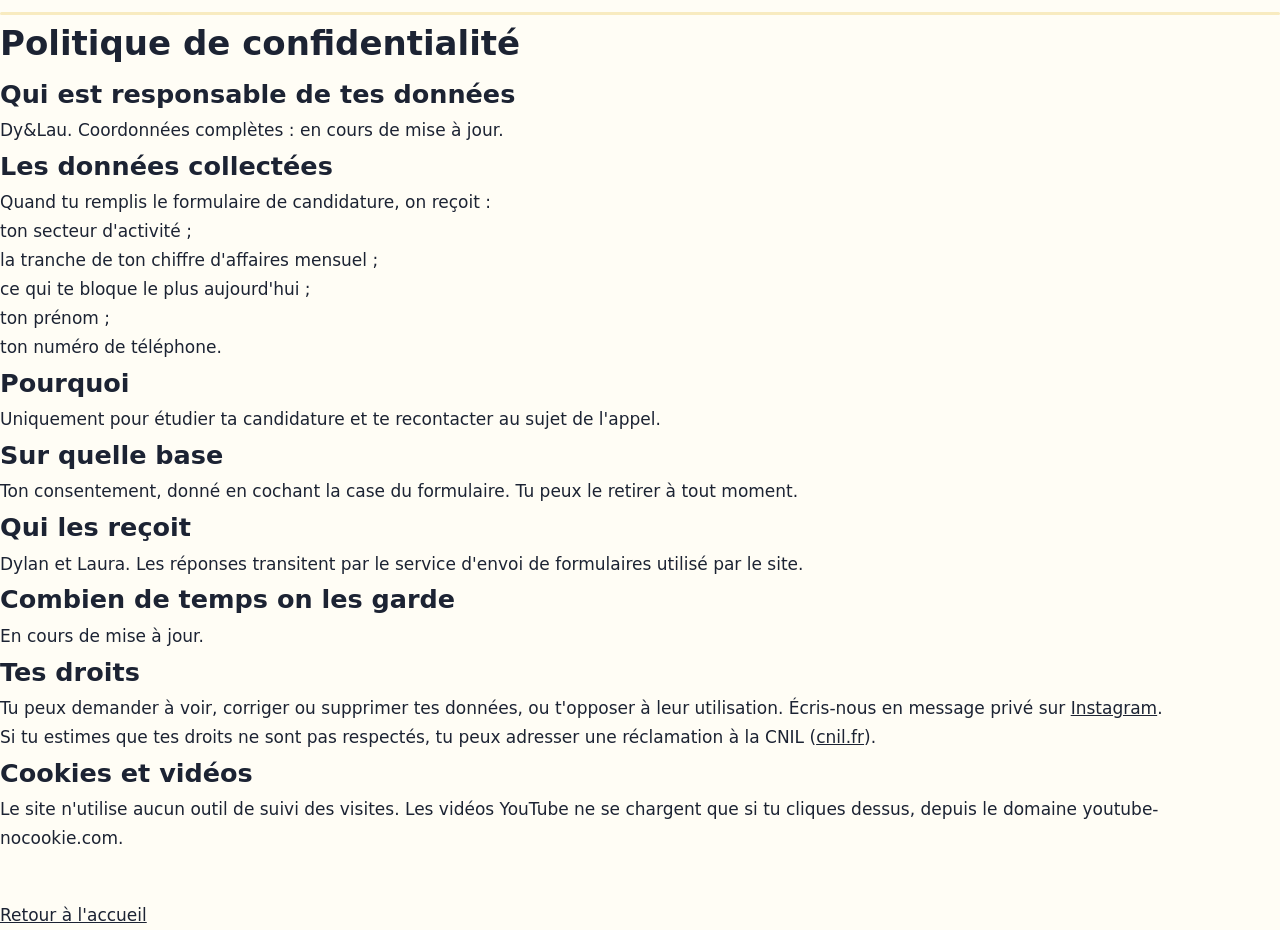
<file: confidentialite.html>
<!doctype html>
<html lang="fr">
<head>
  <meta charset="utf-8">
  <meta name="viewport" content="width=device-width, initial-scale=1">
  <title>Politique de confidentialité · Dy&amp;Lau</title>
  <meta name="description" content="Politique de confidentialité du site Dy&amp;Lau.">
  <meta name="robots" content="noindex">
  <meta name="theme-color" content="#f7f3ec">
  <link rel="icon" type="image/png" href="assets/images/favicon.png">
  <link rel="preconnect" href="https://fonts.googleapis.com">
  <link rel="preconnect" href="https://fonts.gstatic.com" crossorigin>
  <link rel="stylesheet" href="https://fonts.googleapis.com/css2?family=Bricolage+Grotesque:opsz,wght@12..96,400..800&amp;family=Cormorant+Garamond:ital,wght@0,300;0,400;0,500;1,300;1,400&amp;display=swap">
  <link rel="stylesheet" href="styles.css">
</head>
<body>
  <header class="bar">
    <a class="bar__logo" href="index.html" aria-label="Dy&amp;Lau, retour à l'accueil">
      <img src="assets/images/logo.png" alt="Dy&amp;Lau" width="480" height="248">
    </a>
    <a class="btn btn--small" href="index.html#candidater">Candidater pour un appel</a>
  </header>

  <main class="legal">
    <h1 class="serif">Politique de confidentialité</h1>

    <h2>Qui est responsable de tes données</h2>
    <!-- À FAIRE : raison sociale, adresse et e-mail du responsable du traitement. -->
    <p>Dy&amp;Lau. Coordonnées complètes : <span class="muted">en cours de mise à jour</span>.</p>

    <h2>Les données collectées</h2>
    <p>Quand tu remplis le formulaire de candidature, on reçoit :</p>
    <ul>
      <li>ton secteur d'activité ;</li>
      <li>la tranche de ton chiffre d'affaires mensuel ;</li>
      <li>ce qui te bloque le plus aujourd'hui ;</li>
      <li>ton prénom ;</li>
      <li>ton numéro de téléphone.</li>
    </ul>

    <h2>Pourquoi</h2>
    <p>Uniquement pour étudier ta candidature et te recontacter au sujet de l'appel.</p>

    <h2>Sur quelle base</h2>
    <p>Ton consentement, donné en cochant la case du formulaire. Tu peux le retirer à tout moment.</p>

    <h2>Qui les reçoit</h2>
    <!-- À FAIRE : préciser le service qui reçoit le formulaire (par exemple Formspree). -->
    <p>Dylan et Laura. Les réponses transitent par le service d'envoi de formulaires utilisé par le site.</p>

    <h2>Combien de temps on les garde</h2>
    <!-- À FAIRE : durée de conservation. -->
    <p class="muted">En cours de mise à jour.</p>

    <h2>Tes droits</h2>
    <p>Tu peux demander à voir, corriger ou supprimer tes données, ou t'opposer à leur utilisation. Écris-nous en message privé sur <a href="https://www.instagram.com/dyetlau/" rel="noopener">Instagram</a>.</p>
    <p>Si tu estimes que tes droits ne sont pas respectés, tu peux adresser une réclamation à la CNIL (<a href="https://www.cnil.fr" rel="noopener">cnil.fr</a>).</p>

    <h2>Cookies et vidéos</h2>
    <p>Le site n'utilise aucun outil de suivi des visites. Les vidéos YouTube ne se chargent que si tu cliques dessus, depuis le domaine youtube-nocookie.com.</p>

    <p style="margin-top:3rem"><a href="index.html">Retour à l'accueil</a></p>
  </main>
</body>
</html>
</file>
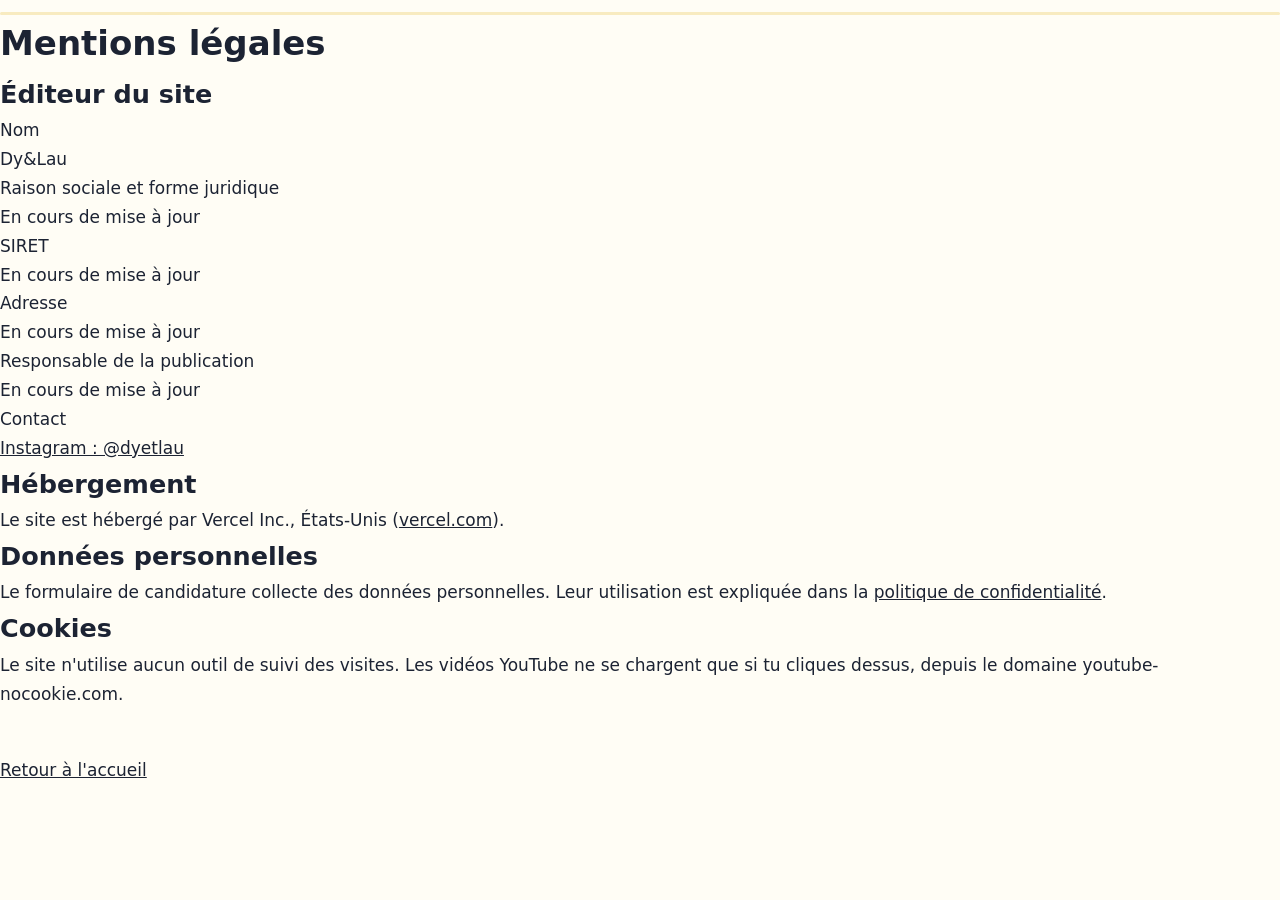
<file: mentions-legales.html>
<!doctype html>
<html lang="fr">
<head>
  <meta charset="utf-8">
  <meta name="viewport" content="width=device-width, initial-scale=1">
  <title>Mentions légales · Dy&amp;Lau</title>
  <meta name="description" content="Mentions légales du site Dy&amp;Lau.">
  <meta name="robots" content="noindex">
  <meta name="theme-color" content="#f7f3ec">
  <link rel="icon" type="image/png" href="assets/images/favicon.png">
  <link rel="preconnect" href="https://fonts.googleapis.com">
  <link rel="preconnect" href="https://fonts.gstatic.com" crossorigin>
  <link rel="stylesheet" href="https://fonts.googleapis.com/css2?family=Bricolage+Grotesque:opsz,wght@12..96,400..800&amp;family=Cormorant+Garamond:ital,wght@0,300;0,400;0,500;1,300;1,400&amp;display=swap">
  <link rel="stylesheet" href="styles.css">
</head>
<body>
  <header class="bar">
    <a class="bar__logo" href="index.html" aria-label="Dy&amp;Lau, retour à l'accueil">
      <img src="assets/images/logo.png" alt="Dy&amp;Lau" width="480" height="248">
    </a>
    <a class="btn btn--small" href="index.html#candidater">Candidater pour un appel</a>
  </header>

  <main class="legal">
    <h1 class="serif">Mentions légales</h1>

    <h2>Éditeur du site</h2>
    <!-- À FAIRE : remplacer chaque « En cours de mise à jour » (contenu.md, section 15). -->
    <dl>
      <div><dt>Nom</dt><dd>Dy&amp;Lau</dd></div>
      <div><dt>Raison sociale et forme juridique</dt><dd class="muted">En cours de mise à jour</dd></div>
      <div><dt>SIRET</dt><dd class="muted">En cours de mise à jour</dd></div>
      <div><dt>Adresse</dt><dd class="muted">En cours de mise à jour</dd></div>
      <div><dt>Responsable de la publication</dt><dd class="muted">En cours de mise à jour</dd></div>
      <div><dt>Contact</dt><dd><a href="https://www.instagram.com/dyetlau/" rel="noopener">Instagram : @dyetlau</a></dd></div>
    </dl>

    <h2>Hébergement</h2>
    <p>Le site est hébergé par Vercel Inc., États-Unis (<a href="https://vercel.com" rel="noopener">vercel.com</a>).</p>

    <h2>Données personnelles</h2>
    <p>Le formulaire de candidature collecte des données personnelles. Leur utilisation est expliquée dans la <a href="confidentialite.html">politique de confidentialité</a>.</p>

    <h2>Cookies</h2>
    <p>Le site n'utilise aucun outil de suivi des visites. Les vidéos YouTube ne se chargent que si tu cliques dessus, depuis le domaine youtube-nocookie.com.</p>

    <p style="margin-top:3rem"><a href="index.html">Retour à l'accueil</a></p>
  </main>
</body>
</html>
</file>
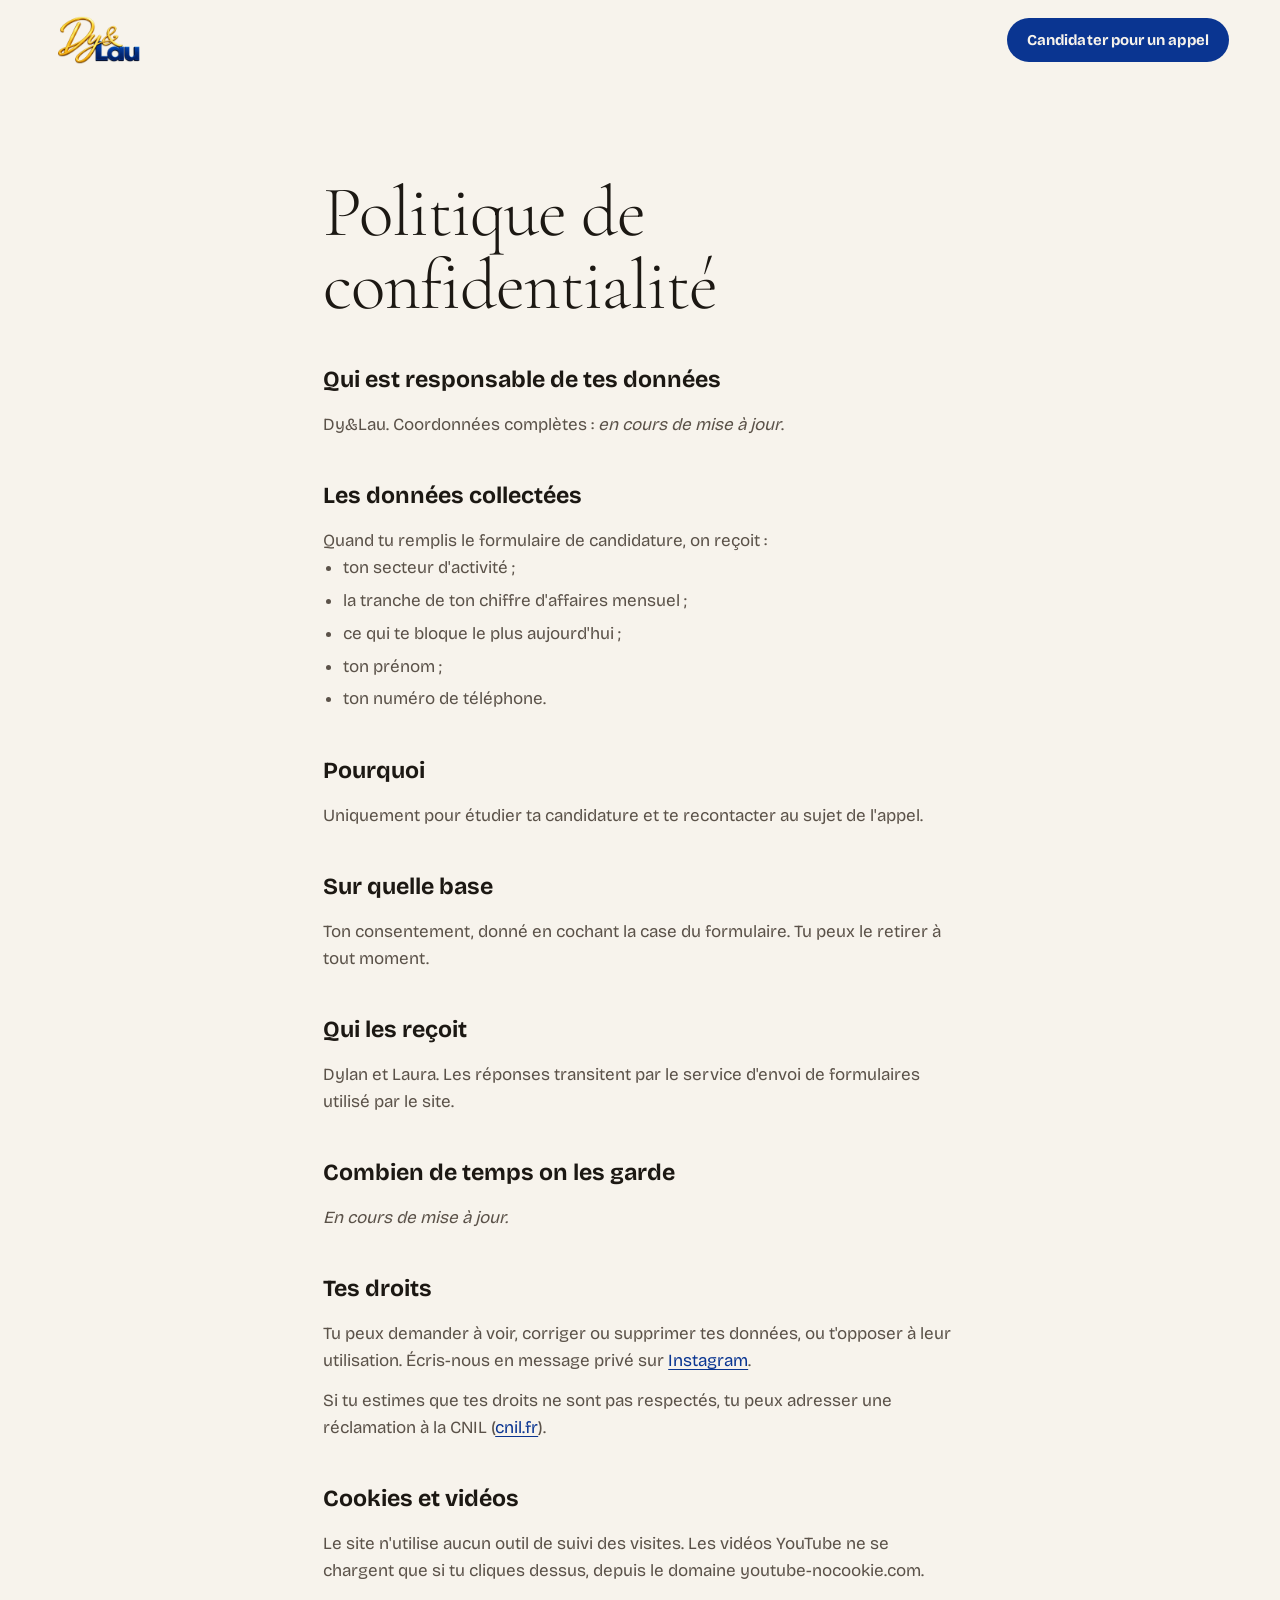
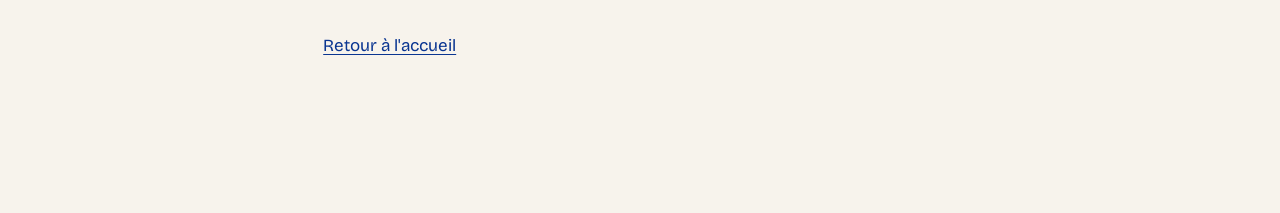
<file: public/confidentialite.html>
<!doctype html>
<html lang="fr">
<head>
  <meta charset="utf-8">
  <meta name="viewport" content="width=device-width, initial-scale=1">
  <title>Politique de confidentialité · Dy&amp;Lau</title>
  <meta name="description" content="Politique de confidentialité du site Dy&amp;Lau.">
  <meta name="robots" content="noindex">
  <meta name="theme-color" content="#f7f3ec">
  <link rel="icon" type="image/png" href="assets/images/favicon.png">
  <link rel="preconnect" href="https://fonts.googleapis.com">
  <link rel="preconnect" href="https://fonts.gstatic.com" crossorigin>
  <link rel="stylesheet" href="https://fonts.googleapis.com/css2?family=Bricolage+Grotesque:opsz,wght@12..96,400..800&amp;family=Cormorant+Garamond:ital,wght@0,300;0,400;0,500;1,300;1,400&amp;display=swap">
  <link rel="stylesheet" href="styles.css">
</head>
<body>
  <header class="bar">
    <a class="bar__logo" href="index.html" aria-label="Dy&amp;Lau, retour à l'accueil">
      <img src="assets/images/logo.png" alt="Dy&amp;Lau" width="480" height="248">
    </a>
    <a class="btn btn--small" href="index.html#candidater">Candidater pour un appel</a>
  </header>

  <main class="legal">
    <h1 class="serif">Politique de confidentialité</h1>

    <h2>Qui est responsable de tes données</h2>
    <p>Dy&amp;Lau. Coordonnées complètes : <span class="muted">en cours de mise à jour</span>.</p>

    <h2>Les données collectées</h2>
    <p>Quand tu remplis le formulaire de candidature, on reçoit :</p>
    <ul>
      <li>ton secteur d'activité ;</li>
      <li>la tranche de ton chiffre d'affaires mensuel ;</li>
      <li>ce qui te bloque le plus aujourd'hui ;</li>
      <li>ton prénom ;</li>
      <li>ton numéro de téléphone.</li>
    </ul>

    <h2>Pourquoi</h2>
    <p>Uniquement pour étudier ta candidature et te recontacter au sujet de l'appel.</p>

    <h2>Sur quelle base</h2>
    <p>Ton consentement, donné en cochant la case du formulaire. Tu peux le retirer à tout moment.</p>

    <h2>Qui les reçoit</h2>
    <p>Dylan et Laura. Les réponses transitent par le service d'envoi de formulaires utilisé par le site.</p>

    <h2>Combien de temps on les garde</h2>
    <p class="muted">En cours de mise à jour.</p>

    <h2>Tes droits</h2>
    <p>Tu peux demander à voir, corriger ou supprimer tes données, ou t'opposer à leur utilisation. Écris-nous en message privé sur <a href="https://www.instagram.com/dyetlau/" rel="noopener">Instagram</a>.</p>
    <p>Si tu estimes que tes droits ne sont pas respectés, tu peux adresser une réclamation à la CNIL (<a href="https://www.cnil.fr" rel="noopener">cnil.fr</a>).</p>

    <h2>Cookies et vidéos</h2>
    <p>Le site n'utilise aucun outil de suivi des visites. Les vidéos YouTube ne se chargent que si tu cliques dessus, depuis le domaine youtube-nocookie.com.</p>

    <p style="margin-top:3rem"><a href="index.html">Retour à l'accueil</a></p>
  </main>
</body>
</html>
</file>
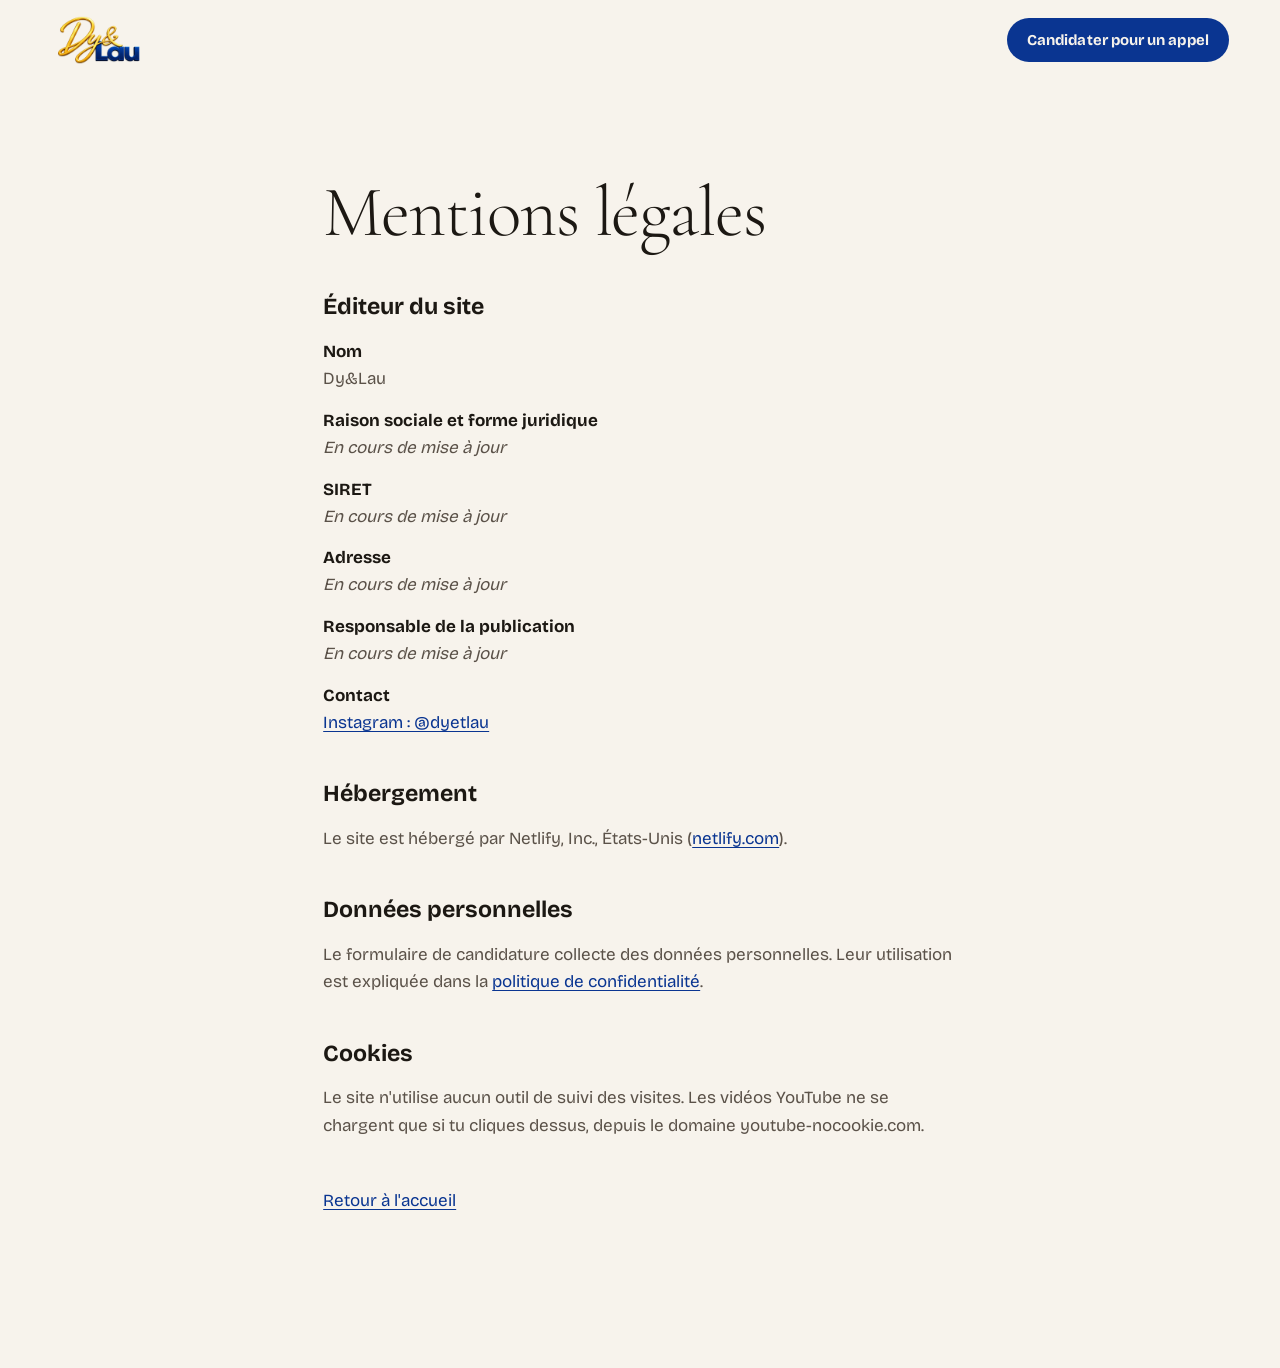
<file: public/mentions-legales.html>
<!doctype html>
<html lang="fr">
<head>
  <meta charset="utf-8">
  <meta name="viewport" content="width=device-width, initial-scale=1">
  <title>Mentions légales · Dy&amp;Lau</title>
  <meta name="description" content="Mentions légales du site Dy&amp;Lau.">
  <meta name="robots" content="noindex">
  <meta name="theme-color" content="#f7f3ec">
  <link rel="icon" type="image/png" href="assets/images/favicon.png">
  <link rel="preconnect" href="https://fonts.googleapis.com">
  <link rel="preconnect" href="https://fonts.gstatic.com" crossorigin>
  <link rel="stylesheet" href="https://fonts.googleapis.com/css2?family=Bricolage+Grotesque:opsz,wght@12..96,400..800&amp;family=Cormorant+Garamond:ital,wght@0,300;0,400;0,500;1,300;1,400&amp;display=swap">
  <link rel="stylesheet" href="styles.css">
</head>
<body>
  <header class="bar">
    <a class="bar__logo" href="index.html" aria-label="Dy&amp;Lau, retour à l'accueil">
      <img src="assets/images/logo.png" alt="Dy&amp;Lau" width="480" height="248">
    </a>
    <a class="btn btn--small" href="index.html#candidater">Candidater pour un appel</a>
  </header>

  <main class="legal">
    <h1 class="serif">Mentions légales</h1>

    <h2>Éditeur du site</h2>
    <dl>
      <div><dt>Nom</dt><dd>Dy&amp;Lau</dd></div>
      <div><dt>Raison sociale et forme juridique</dt><dd class="muted">En cours de mise à jour</dd></div>
      <div><dt>SIRET</dt><dd class="muted">En cours de mise à jour</dd></div>
      <div><dt>Adresse</dt><dd class="muted">En cours de mise à jour</dd></div>
      <div><dt>Responsable de la publication</dt><dd class="muted">En cours de mise à jour</dd></div>
      <div><dt>Contact</dt><dd><a href="https://www.instagram.com/dyetlau/" rel="noopener">Instagram : @dyetlau</a></dd></div>
    </dl>

    <h2>Hébergement</h2>
    <p>Le site est hébergé par Netlify, Inc., États-Unis (<a href="https://www.netlify.com" rel="noopener">netlify.com</a>).</p>

    <h2>Données personnelles</h2>
    <p>Le formulaire de candidature collecte des données personnelles. Leur utilisation est expliquée dans la <a href="confidentialite.html">politique de confidentialité</a>.</p>

    <h2>Cookies</h2>
    <p>Le site n'utilise aucun outil de suivi des visites. Les vidéos YouTube ne se chargent que si tu cliques dessus, depuis le domaine youtube-nocookie.com.</p>

    <p style="margin-top:3rem"><a href="index.html">Retour à l'accueil</a></p>
  </main>
</body>
</html>
</file>
<file: styles.css>
/* Dy&Lau — page d'accueil
   Fond blanc crème, jaunes doux tirés du jaune du logo, et un bleu profond.
   Le bleu sert d'accent (titres, détails, quelques encadrés), jamais de grands aplats. */

:root {
  --cream: #fffdf5;   /* fond principal : blanc crème très clair */
  --sand: #fbf3d9;    /* fonds de sections et vignettes : jaune très pâle */
  --sand-2: #f8ebc0;  /* emplacements vidéo, barre de progression */
  --white: #fdf8e6;   /* fonds de cartes et de panneaux */
  --line: #f1e2b2;    /* lignes fines */
  --line-strong: #e6cf86;

  --ink: #1c2333;
  --ink-soft: #4f5669;

  --blue: #00399c;      /* bleu du logo (lettres « Lau ») */
  --blue-soft: #e5ecf8; /* bleu du logo, très clair */

  --gold: #f1cb5a;        /* jaune du logo, adouci : fond des boutons */
  --gold-hover: #ebbe3a;
  --gold-light: #f8e6a6;
  --gold-accent: #f1cb5a; /* textes dorés (titre du hero, chiffres, détails) */
  --gold-text: #f1cb5a;   /* petits textes dorés */

  --f-text: "Poppins", system-ui, -apple-system, "Segoe UI", sans-serif;
  --f-serif: "DM Serif Display", Georgia, "Times New Roman", serif;

  --margin: clamp(20px, 4.5vw, 64px);
  --max: 1240px;
  --gap-section: clamp(120px, 14vw, 216px);
  --radius: 12px;
  --radius-sm: 8px;
  --ease: cubic-bezier(.22, .61, .36, 1);
  --nav-h: 76px;
}

*, *::before, *::after { box-sizing: border-box; }
html { scroll-behavior: smooth; scroll-padding-top: calc(var(--nav-h) + 12px); -webkit-text-size-adjust: 100%; }
body {
  margin: 0;
  background: var(--cream);
  color: var(--ink);
  font-family: var(--f-text);
  font-weight: 400;
  font-size: 17px;
  line-height: 1.7;
  -webkit-font-smoothing: antialiased;
  overflow-x: hidden;
}
img { display: block; max-width: 100%; height: auto; }
picture { display: block; }
a { color: inherit; }
h1, h2, h3, h4, p, ul, ol, dl, dd, figure, fieldset { margin: 0; }
ul, ol { padding: 0; list-style: none; }
strong, b { font-weight: 600; }
button { font: inherit; color: inherit; cursor: pointer; }
:focus-visible { outline: 2px solid var(--blue); outline-offset: 3px; border-radius: 4px; }
::selection { background: var(--gold-light); color: var(--ink); }
[hidden] { display: none !important; }

.sr-only { position: absolute; width: 1px; height: 1px; padding: 0; margin: -1px; overflow: hidden; clip: rect(0 0 0 0); white-space: nowrap; border: 0; }
.skip { position: absolute; left: 16px; top: -60px; z-index: 100; background: var(--ink); color: var(--white); padding: 10px 16px; border-radius: var(--radius-sm); text-decoration: none; }
.skip:focus { top: 12px; }

.wrap { width: 100%; max-width: calc(var(--max) + 2 * var(--margin)); margin: 0 auto; padding: 0 var(--margin); }
.section { padding: var(--gap-section) 0 0; }

/* Un texte vidé dans l'éditeur disparaît de la page */
html:not(.edition) [data-vide] { display: none !important; }

/* ---------- Typographie ---------- */
.h2 {
  font-weight: 500;
  font-size: clamp(30px, 3.4vw, 46px);
  line-height: 1.15;
  letter-spacing: -0.02em;
  max-width: 20ch;
  text-wrap: balance;
}
.h3 { font-weight: 500; font-size: clamp(21px, 1.8vw, 26px); line-height: 1.3; letter-spacing: -0.01em; text-wrap: balance; }
.lead { font-size: clamp(17px, 1.3vw, 19px); line-height: 1.7; color: var(--ink-soft); max-width: 36em; margin-top: 20px; }
.statement {
  font-weight: 400;
  font-size: clamp(19px, 1.7vw, 24px);
  line-height: 1.55;
  letter-spacing: -0.005em;
  max-width: 30em;
}

/* ---------- Boutons et liens ---------- */
.btn {
  position: relative; overflow: hidden; isolation: isolate;
  display: inline-flex; align-items: center; justify-content: center; gap: 10px;
  min-height: 50px; padding: 0 26px;
  border: 0; border-radius: var(--radius);
  font-family: var(--f-text); font-weight: 500; font-size: 16px; letter-spacing: .005em; line-height: 1;
  text-decoration: none; white-space: nowrap;
  transition: transform .45s var(--ease), background-color .45s var(--ease), color .45s var(--ease), box-shadow .45s var(--ease);
}
.btn--gold { background: var(--gold); color: var(--ink); }
.btn--gold:hover { background: var(--gold-hover); }
.btn--blue { background: var(--blue); color: var(--white); }
.btn--blue:hover { background: #002778; }
/* Variante bleue adoucie (bouton de la Masterclass), même design que le bouton principal */
.btn--blue-soft { background: #3f66b8; color: #fff; }
.btn--blue-soft.btn--cta:hover { background: #2f56a6; box-shadow: 0 10px 24px -14px rgba(0, 57, 156, .55); }
/* Bouton « Retour » : la flèche passe devant le texte et pointe vers la gauche */
.btn--back::after { order: -1; margin-left: 0; margin-right: -10px; transform: translateX(6px) scaleX(-1); }
.btn--back:hover::after, .btn--back:focus-visible::after { margin-right: 0; transform: translateX(0) scaleX(-1); }
.btn--ghost { background: transparent; color: var(--ink); box-shadow: inset 0 0 0 1px var(--line-strong); }
.btn--ghost:hover { background: var(--sand); }
.btn--lg { min-height: 58px; padding: 0 32px; font-size: 17px; }
.btn:active { transform: translateY(1px) scale(.985); }

/* « Diagnostic gratuit » : reflet lent, flèche au survol, léger enfoncement au clic */
.btn--cta { padding-right: 26px; }
.btn--cta.btn--lg { padding-right: 32px; }
.btn--cta::before {
  content: ""; position: absolute; z-index: -1; top: 0; bottom: 0; left: 0; width: 45%;
  background: linear-gradient(100deg, rgba(255,255,255,0) 0%, rgba(255,255,255,.42) 50%, rgba(255,255,255,0) 100%);
  transform: translateX(-130%) skewX(-18deg);
  animation: shine 6.5s var(--ease) 1.8s infinite;
  pointer-events: none;
}
.btn--cta::after {
  content: ""; width: 0; height: 14px; margin-left: -10px; flex: none; opacity: 0;
  background: currentColor;
  -webkit-mask: url("data:image/svg+xml,%3Csvg xmlns='http://www.w3.org/2000/svg' viewBox='0 0 24 24' fill='none' stroke='black' stroke-width='2' stroke-linecap='round' stroke-linejoin='round'%3E%3Cpath d='M5 12h14M13 6l6 6-6 6'/%3E%3C/svg%3E") center / contain no-repeat;
          mask: url("data:image/svg+xml,%3Csvg xmlns='http://www.w3.org/2000/svg' viewBox='0 0 24 24' fill='none' stroke='black' stroke-width='2' stroke-linecap='round' stroke-linejoin='round'%3E%3Cpath d='M5 12h14M13 6l6 6-6 6'/%3E%3C/svg%3E") center / contain no-repeat;
  transform: translateX(-6px);
  transition: width .45s var(--ease), margin .45s var(--ease), opacity .45s var(--ease), transform .45s var(--ease);
}
.btn--cta:hover { transform: translateY(-2px); background: var(--gold-hover); box-shadow: 0 10px 24px -14px rgba(214, 170, 30, .5); }
.btn--cta:hover::after, .btn--cta:focus-visible::after { width: 16px; margin-left: 0; opacity: 1; transform: translateX(0); }
.btn--cta:active { transform: translateY(0) scale(.98); box-shadow: none; }
@keyframes shine {
  0% { transform: translateX(-130%) skewX(-18deg); }
  22%, 100% { transform: translateX(330%) skewX(-18deg); }
}

.linklike { background: none; border: 0; padding: 0; text-decoration: underline; text-underline-offset: 4px; text-decoration-thickness: 1px; }

/* ---------- Navigation ---------- */
.nav {
  position: fixed; inset: 0 0 auto 0; z-index: 50;
  height: var(--nav-h);
  background: transparent;
  transition: background-color .4s var(--ease), box-shadow .4s var(--ease);
}
.nav.is-solid { background: rgba(255, 253, 245, .97); box-shadow: 0 1px 0 var(--line); }
.nav__inner { height: 100%; display: flex; align-items: center; gap: 36px; }
.nav__logo img { height: 42px; width: auto; }
.nav__links { display: flex; gap: 32px; margin-left: auto; }
.nav__links a { font-weight: 400; font-size: 15px; text-decoration: none; padding: 6px 0; position: relative; }
.nav__links a::after {
  content: ""; position: absolute; left: 0; right: 0; bottom: 0; height: 1px;
  background: var(--gold-accent); transform: scaleX(0); transform-origin: left; transition: transform .4s var(--ease);
}
.nav__links a:hover::after, .nav__links a[aria-current="true"]::after { transform: scaleX(1); }
.nav__cta { min-height: 44px; padding: 0 20px; font-size: 15px; }
.nav__cta-mobile { display: none !important; }
.nav__burger { display: none; }

@media (max-width: 960px) {
  .nav__cta { display: none; }
  .nav__burger {
    display: grid; place-content: center; gap: 6px; margin-left: auto;
    width: 46px; height: 46px; border: 0; border-radius: var(--radius); background: transparent; box-shadow: inset 0 0 0 1px var(--line-strong);
  }
  .nav__burger span { display: block; width: 18px; height: 1.5px; border-radius: 2px; background: var(--ink); transition: transform .3s var(--ease); }
  .nav__burger[aria-expanded="true"] span:first-child { transform: translateY(3.75px) rotate(45deg); }
  .nav__burger[aria-expanded="true"] span:last-child { transform: translateY(-3.75px) rotate(-45deg); }
  .nav__links {
    position: fixed; inset: var(--nav-h) 0 auto 0;
    flex-direction: column; gap: 0; margin: 0;
    padding: 8px var(--margin) 28px;
    background: var(--cream); box-shadow: 0 1px 0 var(--line);
    transform: translateY(-10px); opacity: 0; visibility: hidden;
    transition: opacity .35s var(--ease), transform .35s var(--ease), visibility .35s;
  }
  .nav__links.is-open { transform: none; opacity: 1; visibility: visible; }
  .nav__links a:not(.btn) { font-size: 20px; font-weight: 500; padding: 14px 0; border-bottom: 1px solid var(--line); letter-spacing: -0.01em; }
  .nav__links a::after { display: none; }
  .nav__cta-mobile { display: inline-flex !important; margin-top: 20px; align-self: flex-start; }
  .nav.menu-open { background: var(--cream); }
}

/* ---------- Hero ---------- */
.hero {
  position: relative; min-height: 100svh; display: flex; align-items: center;
  padding: calc(var(--nav-h) + 48px) 0 88px; overflow: hidden; isolation: isolate;
}
.hero__media { position: absolute; inset: 0; z-index: -2; background: var(--sand); }
.hero__media img, .hero__video {
  position: absolute; inset: 0; width: 100%; height: 100%; object-fit: cover; object-position: 55% 40%;
}
.hero__video { opacity: 0; transition: opacity 1.2s var(--ease); }
.hero__video.is-playing { opacity: 1; }
@media (min-width: 761px) { .hero__media { left: 34%; } }
/* Dégradé crème sous le texte, pour qu'il reste lisible par-dessus la vidéo */
.hero__scrim {
  position: absolute; inset: 0; z-index: -1;
  background: linear-gradient(90deg, var(--cream) 0%, var(--cream) 41%, rgba(255, 253, 245,.85) 49%, rgba(255, 253, 245,.35) 58%, rgba(255, 253, 245,0) 68%);
}
.hero__content { position: relative; }
.hero__title { font-weight: 500; letter-spacing: -0.025em; line-height: 1.12; }
.hero__line { display: block; font-size: clamp(31px, 4.1vw, 58px); max-width: 15.5ch; text-wrap: balance; }
.hero__line em {
  font-family: var(--f-serif); font-style: italic; font-weight: 400; letter-spacing: -0.01em;
  color: var(--gold-accent);
}
.hero__sub { font-weight: 500; font-size: clamp(18px, 1.6vw, 22px); line-height: 1.4; color: var(--blue); margin-top: 32px; }
.hero__team { margin-top: 10px; font-size: 16px; max-width: 28em; color: var(--ink-soft); }
.hero__actions { margin-top: 44px; display: flex; flex-wrap: wrap; align-items: center; gap: 20px 36px; }

/* Lien secondaire : la Masterclass, plus discret que le bouton principal */
.hero__secondary { display: inline-flex; align-items: center; gap: 14px; color: var(--ink); text-decoration: none; }
.hero__play {
  flex: none; width: 44px; height: 44px; border-radius: 50%; display: grid; place-items: center;
  background: var(--gold); color: var(--ink);
  transition: transform .3s var(--ease), background-color .3s var(--ease);
}
.hero__play svg { width: 18px; height: 18px; fill: currentColor; margin-left: 2px; }
.hero__secondary-text { display: grid; gap: 2px; min-width: 0; max-width: 17.5em; }
.hero__secondary-main { font-size: 15px; font-weight: 500; line-height: 1.4; transition: color .3s var(--ease); }
.hero__secondary-main::after {
  content: ""; display: inline-block; width: 14px; height: 14px; margin-left: 8px; vertical-align: -2px;
  background: currentColor; opacity: 0; transform: translateX(-6px);
  -webkit-mask: url("data:image/svg+xml,%3Csvg xmlns='http://www.w3.org/2000/svg' viewBox='0 0 24 24' fill='none' stroke='black' stroke-width='2' stroke-linecap='round' stroke-linejoin='round'%3E%3Cpath d='M5 12h14M13 6l6 6-6 6'/%3E%3C/svg%3E") center / contain no-repeat;
          mask: url("data:image/svg+xml,%3Csvg xmlns='http://www.w3.org/2000/svg' viewBox='0 0 24 24' fill='none' stroke='black' stroke-width='2' stroke-linecap='round' stroke-linejoin='round'%3E%3Cpath d='M5 12h14M13 6l6 6-6 6'/%3E%3C/svg%3E") center / contain no-repeat;
  transition: opacity .3s var(--ease), transform .3s var(--ease);
}
.hero__secondary-meta { font-size: 13px; color: var(--ink-soft); line-height: 1.4; }
.hero__secondary:hover .hero__play, .hero__secondary:focus-visible .hero__play { transform: scale(1.12); background: var(--gold-hover); }
.hero__secondary:hover .hero__secondary-main, .hero__secondary:focus-visible .hero__secondary-main { color: var(--blue); }
.hero__secondary:hover .hero__secondary-main::after, .hero__secondary:focus-visible .hero__secondary-main::after { opacity: 1; transform: translateX(0); }

@media (max-width: 760px) {
  /* Sur téléphone, la vidéo passe au-dessus du texte : rien ne se superpose */
  .hero { display: block; min-height: 0; padding: var(--nav-h) 0 64px; }
  .hero__media { position: relative; inset: auto; z-index: 0; height: min(46svh, 62vw + 80px); }
  .hero__scrim { inset: auto 0 auto 0; top: calc(var(--nav-h) + min(46svh, 62vw + 80px) - 72px); height: 72px; z-index: 1;
    background: linear-gradient(180deg, rgba(255, 253, 245,0), var(--cream)); }
  .hero__content { margin-top: 28px; z-index: 2; }
  .hero__line { font-size: clamp(28px, 8.4vw, 36px); }
  .hero__sub { margin-top: 22px; }
  .hero__actions { margin-top: 30px; flex-direction: column; align-items: flex-start; gap: 24px; }
  .hero__actions .btn--cta { width: 100%; }
}

/* ---------- Hero animé ----------
   La vidéo encadrée s'agrandit jusqu'au plein écran au défilement, pendant que les mots
   « élève / ton / entreprise » et les horloges s'effacent (GSAP ScrollTrigger, dans main.js) ;
   la section reste épinglée pendant l'animation. */
.xhero { position: relative; background: var(--cream); }
.xhero__stage { position: relative; height: 100vh; height: 100svh; min-height: 560px; overflow: hidden; }

.xhero__overlay { position: absolute; inset: 0; z-index: 3; pointer-events: none; will-change: transform, opacity, filter; }
.xhero__words { margin: 0; font-weight: 600; }
.xhero__w { position: absolute; display: block; line-height: .9; letter-spacing: -0.045em; white-space: nowrap; }
.xhero__w--top {
  top: calc(var(--nav-h) + 1vh); left: 0; right: 0; text-align: center;
  font-family: var(--f-serif); font-style: italic; font-weight: 400; letter-spacing: -0.01em;
  font-size: clamp(3.5rem, 11vw, 11rem); color: var(--gold);
}
.xhero__w--right { right: 3%; top: 39%; font-size: clamp(3.5rem, 11vw, 11rem); color: var(--blue); }
.xhero__w--bottom {
  bottom: 2%; left: 0; right: 0; text-align: center;
  font-family: var(--f-serif); font-style: italic; font-weight: 400; letter-spacing: -0.01em;
  font-size: clamp(4rem, 13vw, 12.5rem); color: var(--gold);
}


.xhero__video {
  position: absolute; z-index: 2; top: 20%; bottom: 20%; left: 22%; right: 18%;
  border-radius: 14px; overflow: hidden; background: var(--sand);
  box-shadow: 0 30px 80px -30px rgba(28, 35, 51, .45);
  will-change: top, left, right, bottom, border-radius;
}
.xhero__video img, .xhero__video .hero__video { position: absolute; inset: 0; width: 100%; height: 100%; object-fit: cover; object-position: 55% 40%; }

/* En mode édition, les mots restent cliquables */
.edition .xhero__overlay { pointer-events: auto; }

@media (max-width: 760px) {
  .xhero__w--top { top: calc(var(--nav-h) + 1.5vh); font-size: 17vw; }
  .xhero__w--right { right: 5%; top: 46%; font-size: 15vw; }
  .xhero__w--bottom { bottom: 4%; font-size: 18vw; }
  .xhero__video { top: 23%; bottom: 21%; left: 6%; right: 6%; border-radius: 12px; }
}

/* Pendant l'animation, le hero se superpose à la section du dessous, qui apparaît à travers la vidéo.
   La classe is-live n'est posée que si GSAP tourne : sinon, les deux sections s'empilent normalement. */
.xhero-wrap { position: relative; }
.xhero-wrap.is-live > .xhero { position: absolute; left: 0; right: 0; top: 0; z-index: 6; }
.xhero-wrap.is-live > .hero-copie { will-change: filter; }

/* ---------- Lueur qui suit la souris (effet GlowCard) ----------
   Sur les bénéfices, les blocs de la méthode et les cartes témoignages. main.js donne la position
   de la souris dans chaque carte (--gx, --gy) et la couleur (--glow), qui passe du jaune au bleu
   du logo de la gauche vers la droite de l'écran. */
.card, .etape, .sig-benefit { --gx: -9999px; --gy: -9999px; --glow: #f1cb5a; position: relative; isolation: isolate; }
.card::before, .etape::before, .sig-benefit::before {
  /* bordure lumineuse */
  content: ""; position: absolute; inset: 0; z-index: 3; pointer-events: none;
  border-radius: inherit; padding: 2px;
  background: radial-gradient(240px circle at var(--gx) var(--gy), var(--glow), transparent 75%);
  filter: saturate(1.4) brightness(1.05);
  -webkit-mask: linear-gradient(#000 0 0) content-box, linear-gradient(#000 0 0);
  -webkit-mask-composite: xor; mask-composite: exclude;
}
.card::after, .etape::after, .sig-benefit::after {
  /* halo doux à l'intérieur, derrière le contenu */
  content: ""; position: absolute; inset: 0; z-index: -1; pointer-events: none; border-radius: inherit;
  background: radial-gradient(280px circle at var(--gx) var(--gy), color-mix(in srgb, var(--glow) 24%, transparent), transparent 70%);
}

/* ---------- Copie du header et du hero ----------
   Même rendu que l'original ; la barre reste en haut de sa section (elle n'est pas fixée à l'écran). */
.hero-copie { position: relative; }

/* ---------- Transformations ----------
   Carrousel en boucle : la carte au centre est active (même style que les blocs de la méthode).
   Le fond réutilise le calque collant de la méthode. */
.transfo { position: relative; isolation: isolate; z-index: 1; }
.transfo .transfo__bg {
  background:
    radial-gradient(40vmax 40vmax at 88% 22%, rgba(241, 203, 90, .2), rgba(241, 203, 90, 0) 70%),
    radial-gradient(34vmax 34vmax at 8% 80%, rgba(241, 203, 90, .14), rgba(241, 203, 90, 0) 70%),
    radial-gradient(28vmax 28vmax at 20% 10%, rgba(0, 57, 156, .05), rgba(0, 57, 156, 0) 70%),
    var(--cream);
}
.transfo__inner { position: relative; padding-top: var(--gap-section); }

/* En-tête centré, partagé avec la méthode */
.section-head { text-align: center; }
.section-head .h2 { margin: 14px auto 0; max-width: 20ch; }
.section-head__lead { margin: 20px auto 0; max-width: 600px; color: var(--ink-soft); font-size: clamp(16px, 1.25vw, 18px); }
.eyebrow { font-size: 13px; font-weight: 600; letter-spacing: .2em; text-transform: uppercase; color: var(--gold); }

.card__play {
  position: absolute; inset: 0; border: 0; background: transparent; display: flex; align-items: flex-end; padding: 16px; text-decoration: none;
}
.card__play span {
  display: inline-flex; align-items: center; gap: 8px;
  background: var(--white); color: var(--ink); border-radius: var(--radius-sm); padding: 9px 14px 9px 12px;
  font-weight: 500; font-size: 14px; transition: background-color .3s;
}
.card__play:hover span { background: var(--gold); }
.card__play svg { width: 14px; height: 14px; fill: currentColor; }
.todo { font-style: italic; }
.todo { color: var(--gold-text); font-style: italic; }

/* Carrousel « squeeze » : un panneau ouvert, des colonnes qui se resserrent, des lamelles */
.sq {
  --sq-h: clamp(220px, 32cqi, 400px); --sq-hero: calc(var(--sq-h) * 16 / 9);
  --sq-slat: 8px; --sq-slat-gap: 8px; --sq-gap: 16px; --sq-slats: 3; --sq-radius: 14px;
  --sq-ms: 1000ms; --sq-ease: cubic-bezier(.16, 1, .3, 1);
  --sq-room: calc(100cqi - var(--sq-hero) - var(--sq-slats) * (var(--sq-slat) + var(--sq-slat-gap)) - 3 * var(--sq-gap));
  display: flex; flex-direction: column; margin-top: 56px;
}
.sq-wrap { container-type: inline-size; }
.sq__controls { display: flex; justify-content: flex-end; gap: 10px; margin-bottom: 16px; }
.sq__arrow {
  width: 44px; height: 44px; border-radius: 12px; border: 0; background: var(--gold); color: var(--ink);
  display: grid; place-items: center; transition: background-color .3s, transform .3s var(--ease);
}
.sq__arrow:hover { background: var(--gold-hover); }
.sq__arrow:active { transform: scale(.94); }
.sq__arrow:focus-visible { outline: 2px solid var(--blue); outline-offset: 3px; }
.sq__arrow svg { width: 18px; height: 18px; fill: none; stroke: currentColor; stroke-width: 2; stroke-linecap: round; stroke-linejoin: round; }
.sq__viewport { width: 100%; height: var(--sq-h); overflow: hidden; touch-action: pan-y; }
.sq__strip { display: flex; height: 100%; width: max-content; transition: transform var(--sq-ms) var(--sq-ease); }
.sq__panel {
  position: relative; isolation: isolate; flex: none; height: 100%; padding: 0; border: 0; overflow: hidden; cursor: pointer;
  background: var(--sand); transition: width var(--sq-ms) var(--sq-ease), margin-left var(--sq-ms) var(--sq-ease), border-radius var(--sq-ms) var(--sq-ease);
  user-select: none; -webkit-user-select: none;
}
.sq.is-still .sq__strip, .sq.is-still .sq__panel { transition: none !important; }
.sq__panel:focus-visible { outline: 2px solid var(--blue); outline-offset: 3px; }
.sq__panel.is-front { cursor: default; }
/* Le visuel garde toujours la même taille (le bloc 16:9) : le panneau ne fait qu'en montrer plus ou moins */
.sq__pic { position: absolute; top: 0; bottom: 0; left: 50%; width: var(--sq-hero); min-width: 100%; height: 100%; max-width: none; transform: translateX(-50%); object-fit: cover; -webkit-user-drag: none; }
.sq__panel iframe { position: absolute; inset: 0; width: 100%; height: 100%; border: 0; z-index: 2; }
.sq__soon { display: flex; flex-direction: column; align-items: center; justify-content: center; gap: 10px; text-align: center; }
.sq__soon--0 { background: radial-gradient(120% 90% at 20% 15%, #fdf3cf 0%, #f6dd8c 55%, #f1cb5a 100%); }
.sq__soon--1 { background: radial-gradient(120% 90% at 80% 20%, #eef3fb 0%, #c9d7f0 55%, #8fa8d8 100%); }
.sq__soon--2 { background: radial-gradient(120% 90% at 30% 80%, #fffdf5 0%, #f8ebc0 60%, #e9d28a 100%); }
.sq__soon-mark { font-family: "DM Serif Display", serif; font-style: italic; font-size: clamp(34px, 5cqi, 60px); line-height: 1; color: var(--blue); opacity: 0; transition: opacity var(--sq-ms) var(--sq-ease); }
.sq__soon-mark b { font-weight: 400; color: #fff; }
.sq__soon--1 .sq__soon-mark b, .sq__soon--2 .sq__soon-mark b { color: var(--gold); }
.sq__soon-txt { font-size: 14px; font-weight: 500; color: var(--ink); opacity: 0; transition: opacity var(--sq-ms) var(--sq-ease); }
.sq__panel.is-front .sq__soon-mark, .sq__panel.is-front .sq__soon-txt { opacity: 1; }
.sq__tag {
  position: absolute; left: 18px; bottom: 18px; z-index: 1; pointer-events: none;
  padding: 7px 14px; border-radius: 999px; background: rgba(255, 253, 245, .92); color: var(--ink); font-size: 14px; font-weight: 500;
  box-shadow: 0 6px 18px -10px rgba(40, 30, 0, .4); opacity: 0; transition: opacity var(--sq-ms) var(--sq-ease);
}
.sq__panel.is-front .sq__tag { opacity: 1; }
.sq__caps { display: grid; margin-top: 26px; }
.sq__cap {
  grid-area: 1 / 1; display: flex; align-items: flex-start; justify-content: space-between; gap: 40px;
  opacity: 0; visibility: hidden; pointer-events: none; transition: opacity var(--sq-ms) var(--sq-ease), visibility var(--sq-ms);
}
.sq__cap.is-shown { opacity: 1; visibility: visible; pointer-events: auto; }
.sq__label { font-size: 13px; font-weight: 600; letter-spacing: .14em; text-transform: uppercase; color: var(--gold); }
.sq__text { margin-top: 8px; max-width: 46rem; font-size: clamp(16px, 1.4vw, 19px); line-height: 1.6; text-wrap: balance; }
.sq__impact { color: var(--blue); font-weight: 500; }
.sq__who { color: var(--ink-soft); }
.sq__who:not(:empty)::before { content: "— "; }
.sq__action { flex: none; }

@container (max-width: 700px) {
  .sq { --sq-hero: 62cqi; --sq-h: 78cqi; --sq-gap: 10px; --sq-slats: 1; }
  .sq__cap { flex-direction: column; gap: 16px; }
}
@media (max-width: 760px) { .sq { margin-top: 40px; } }

/* ---------- Tu fais tout (dans la section témoignages) ---------- */
.probleme { margin-top: clamp(112px, 12vw, 176px); }
/* Une seule colonne : le texte centré au-dessus de la carte */
.probleme__grid {
  display: grid; grid-template-columns: 1fr; gap: clamp(40px, 5vw, 64px); justify-items: center;
}
.probleme__text { max-width: 760px; }
.probleme .charge { width: 100%; max-width: 720px; }
.probleme__title {
  font-weight: 500; color: var(--ink);
  font-size: clamp(52px, 7vw, 104px); line-height: 1; letter-spacing: -0.04em;
}
.probleme__title em { font-style: normal; color: var(--gold); }
.probleme .statement { margin-top: 28px; color: var(--ink-soft); }
.probleme__text { text-align: center; }
.probleme__text .statement { margin-inline: auto; }

.charge {
  background: var(--white); border: 1px solid var(--gold); border-radius: var(--radius);
  padding: clamp(28px, 3vw, 44px);
  box-shadow: 0 0 0 6px rgba(241, 203, 90, .1), 0 24px 60px -32px rgba(214, 170, 30, .45);
  transition: box-shadow .4s var(--ease);
}
.charge:focus-within { box-shadow: 0 0 0 6px rgba(241, 203, 90, .18), 0 24px 60px -28px rgba(214, 170, 30, .55); }
.charge__title { font-size: 18px; font-weight: 500; letter-spacing: -.005em; line-height: 1.4; color: var(--ink); }
.charge__list { display: flex; flex-wrap: wrap; gap: 10px; margin-top: 24px; }

/* Pastilles à cocher : rond vide, puis coche dans une pastille jaune */
.chip { position: relative; cursor: pointer; display: inline-block; }
.chip input { position: absolute; opacity: 0; inset: 0; margin: 0; cursor: pointer; }
.chip span {
  display: inline-flex; align-items: center; gap: 9px; min-height: 42px; padding: 8px 16px 8px 12px; border-radius: 999px;
  background: var(--cream); box-shadow: inset 0 0 0 1px var(--line-strong); color: var(--ink); font-size: 14.5px;
  transition: background-color .25s var(--ease), box-shadow .25s var(--ease);
}
.chip span::before {
  content: ""; width: 16px; height: 16px; flex: none; border-radius: 50%;
  box-shadow: inset 0 0 0 1.5px var(--line-strong); background: transparent center / 11px no-repeat;
  transition: background-color .25s var(--ease), box-shadow .25s var(--ease);
}
.chip:hover span { box-shadow: inset 0 0 0 1px var(--gold); }
.chip input:checked + span { background: var(--gold-light); box-shadow: inset 0 0 0 1px var(--gold); animation: chipPop .2s var(--ease); }
.chip input:checked + span::before {
  box-shadow: none; background-color: var(--gold);
  background-image: url("data:image/svg+xml,%3Csvg xmlns='http://www.w3.org/2000/svg' viewBox='0 0 24 24' fill='none' stroke='%231c2333' stroke-width='3.2' stroke-linecap='round' stroke-linejoin='round'%3E%3Cpath d='M5 12.5l4.5 4.5L19 7.5'/%3E%3C/svg%3E");
}
.chip input:focus-visible + span { outline: 2px solid var(--blue); outline-offset: 3px; }
@keyframes chipPop { 0% { transform: scale(1); } 45% { transform: scale(1.06); } 100% { transform: scale(1); } }

/* Résultat : le texte change en fondu, le bouton apparaît en fondu */
.charge__result { margin-top: 26px; padding-top: 22px; border-top: 1px solid var(--line); }
.charge__out { font-size: 15.5px; line-height: 1.65; color: var(--ink-soft); transition: opacity .2s var(--ease); }
.charge__out.is-fading { opacity: 0; }
.charge__out p + p { margin-top: 6px; }
.charge__out strong { font-weight: 600; color: var(--ink); }
.charge__out .charge__all { color: var(--blue); font-weight: 500; }
.charge__cta {
  margin-top: 20px; opacity: 0; visibility: hidden; transform: translateY(6px);
  transition: opacity .4s var(--ease), visibility .4s, transform .4s var(--ease), background-color .45s var(--ease), box-shadow .45s var(--ease);
}
.charge__cta.is-visible { opacity: 1; visibility: visible; transform: none; }
.charge__cta.is-visible:hover { transform: translateY(-2px); }
.charge__cta.is-visible:active { transform: translateY(0) scale(.98); }

@media (max-width: 960px) { .probleme__grid { grid-template-columns: 1fr; gap: 40px; } }

/* ---------- Équipe ---------- */
/* En-tête centré et photo de Dylan et Laura */
.equipe .h2 { margin-inline: auto; text-align: center; }
.equipe .lead { margin-inline: auto; text-align: center; max-width: 600px; }
.equipe__photo { margin: 56px auto 0; max-width: 900px; border-radius: var(--radius); overflow: hidden; background: var(--sand); }
.equipe__photo img { width: 100%; height: auto; aspect-ratio: 3 / 2; object-fit: cover; object-position: 50% 38%; }

.equipe__grid { margin-top: 80px; display: grid; grid-template-columns: 1fr 1fr; gap: clamp(32px, 5vw, 88px); align-items: start; }
.person--lau { margin-top: 0; }
.person__photo { border-radius: var(--radius); overflow: hidden; aspect-ratio: 4 / 5; background: var(--sand); }
.person__photo img { width: 100%; height: 100%; object-fit: cover; transition: transform 1s var(--ease); }
.person:hover .person__photo img { transform: scale(1.025); }
.person__body { padding-top: 0; }
.person__name { font-weight: 500; font-size: clamp(30px, 3vw, 40px); line-height: 1.1; letter-spacing: -0.025em; }
.person__role { font-weight: 500; font-size: 15px; margin-top: 6px; }
.person--dy .person__role { color: var(--gold-text); }
.person--lau .person__role { color: var(--blue); }
.person__result { font-size: 18px; font-weight: 500; margin-top: 18px; letter-spacing: -.005em; }
.ticks { margin-top: 20px; display: grid; }
.ticks li { position: relative; padding: 12px 0 12px 22px; border-top: 1px solid var(--line); font-size: 16px; color: var(--ink); }
.ticks li:last-child { border-bottom: 1px solid var(--line); }
.ticks li::before {
  content: ""; position: absolute; left: 0; top: calc(12px + .78em); width: 6px; height: 6px; border-radius: 50%;
  background: var(--gold);
}
.person--lau .ticks li::before { background: var(--blue); }

@media (max-width: 760px) {
  .equipe__grid { grid-template-columns: 1fr; margin-top: 52px; gap: 72px; }
  .person--lau { margin-top: 0; }
}

/* ---------- Méthode ----------
   Une colonne centrée. Le calque d'arrière-plan est collant (sticky) : il reste en place
   pendant que les blocs défilent. Le bloc au milieu de l'écran devient actif. */
.methode { position: relative; isolation: isolate; }
/* Le calque collant vit dans un conteneur absolu de la taille de la section :
   il reste en place pendant le défilement sans jamais déborder sur la section suivante. */
.bg-sticky { position: absolute; inset: 0; z-index: -1; pointer-events: none; }
.methode__bg {
  position: sticky; top: 0; height: 100vh; height: 100lvh;
  background:
    radial-gradient(42vmax 42vmax at 12% 28%, rgba(241, 203, 90, .22), rgba(241, 203, 90, 0) 70%),
    radial-gradient(36vmax 36vmax at 90% 78%, rgba(241, 203, 90, .16), rgba(241, 203, 90, 0) 70%),
    radial-gradient(30vmax 30vmax at 78% 12%, rgba(0, 57, 156, .06), rgba(0, 57, 156, 0) 70%),
    var(--cream);
}
.methode__inner { position: relative; padding-top: var(--gap-section); padding-bottom: clamp(56px, 6vw, 88px); }

.methode__head { text-align: center; max-width: 760px; margin: 0 auto; }
.methode__head .h2 { margin: 14px auto 0; max-width: 18ch; }

.etapes { --progress: 0; position: relative; max-width: 760px; margin: 72px auto 0; padding-left: 56px; }
.etapes__rail { position: absolute; left: 17px; top: 10px; bottom: 10px; width: 2px; border-radius: 2px; background: var(--line); }
.etapes__fill {
  position: absolute; inset: 0; border-radius: 2px; background: var(--gold);
  transform: scaleY(var(--progress)); transform-origin: top;
}
.etapes__dot {
  position: absolute; left: 50%; top: calc(var(--progress) * 100%); width: 14px; height: 14px; border-radius: 50%;
  background: var(--gold); box-shadow: 0 0 0 5px rgba(241, 203, 90, .25);
  transform: translate(-50%, -50%);
}
.etapes__list { display: grid; gap: 24px; }

.etape {
  display: grid; grid-template-columns: 52px 1fr; grid-template-areas: "icon meta" "icon title" "icon hook" "icon text";
  column-gap: 22px; align-content: start;
  padding: clamp(24px, 3vw, 36px); border-radius: var(--radius);
  background: var(--white); border: 1px solid var(--line);
  transition: opacity .4s var(--ease), transform .4s var(--ease), border-color .4s var(--ease), box-shadow .4s var(--ease);
}
.etape__icon {
  grid-area: icon; align-self: start; width: 52px; height: 52px; border-radius: 14px;
  display: grid; place-items: center; background: var(--sand); color: var(--ink-soft);
  transition: background-color .4s var(--ease), color .4s var(--ease);
}
.etape__icon svg { width: 24px; height: 24px; fill: none; stroke: currentColor; stroke-width: 1.6; stroke-linecap: round; stroke-linejoin: round; }
.etape__meta { grid-area: meta; display: flex; align-items: baseline; gap: 12px; flex-wrap: wrap; }
.etape__num { font-size: 14px; font-weight: 600; color: var(--ink-soft); font-variant-numeric: tabular-nums; transition: color .4s var(--ease); }
.etape__label { font-size: 12.5px; font-weight: 600; letter-spacing: .14em; text-transform: uppercase; color: var(--ink-soft); transition: color .4s var(--ease); }
.etape__title { grid-area: title; margin-top: 10px; font-weight: 500; font-size: clamp(24px, 2.4vw, 32px); line-height: 1.2; letter-spacing: -0.02em; color: var(--blue); }
.etape__hook { grid-area: hook; margin-top: 8px; font-weight: 500; font-size: 17px; line-height: 1.45; color: var(--ink); }
.etape__text { grid-area: text; margin-top: 12px; font-size: 16px; color: var(--ink-soft); max-width: 40em; }

/* Bloc actif : seulement quand le script tourne et que les animations sont permises */
.js .etapes.is-live .etape { opacity: .45; }
.js .etapes.is-live .etape.is-active {
  opacity: 1; transform: scale(1.025); border-color: var(--gold);
  box-shadow: 0 0 0 6px rgba(241, 203, 90, .14), 0 24px 60px -28px rgba(214, 170, 30, .55);
}
.etape.is-active .etape__icon { background: rgba(241, 203, 90, .18); color: var(--gold); }
.etape.is-active .etape__num, .etape.is-active .etape__label { color: var(--gold); }

.methode__foot { margin-top: 80px; text-align: center; display: grid; justify-items: center; }
.methode__min { font-size: 14.5px; color: var(--ink-soft); max-width: 34em; }
.methode__next { margin-top: 28px; font-weight: 500; font-size: clamp(19px, 1.6vw, 22px); letter-spacing: -.01em; color: var(--ink); }
.methode__cta { margin-top: 24px; }

/* Bouton avec flèche dans un rond, qui se décale au survol */
.btn--circle { padding-right: 10px !important; gap: 14px; }
.btn--circle::after { display: none; }
.btn__circle {
  width: 38px; height: 38px; border-radius: 50%; display: grid; place-items: center; flex: none;
  background: var(--ink); color: var(--gold); transition: transform .4s var(--ease);
}
.btn__circle svg { width: 16px; height: 16px; fill: none; stroke: currentColor; stroke-width: 2; stroke-linecap: round; stroke-linejoin: round; }
.btn--circle:hover .btn__circle, .btn--circle:focus-visible .btn__circle { transform: translateX(5px); }

@media (max-width: 760px) {
  .etapes { margin-top: 48px; padding-left: 34px; }
  .etapes__rail { left: 8px; }
  .etapes__list { gap: 18px; }
  .etape { grid-template-columns: 40px 1fr; grid-template-areas: "icon num" "label label" "title title" "hook hook" "text text"; column-gap: 14px; padding: 22px 20px; }
  .etape__meta { display: contents; }
  .etape__num { grid-area: num; align-self: center; font-size: 15px; }
  .etape__label { grid-area: label; margin-top: 14px; }
  .etape__icon { width: 40px; height: 40px; border-radius: 11px; align-self: center; }
  .etape__icon svg { width: 20px; height: 20px; }
  .etape__title { margin-top: 6px; }
  .js .etapes.is-live .etape.is-active { transform: scale(1.015); }
  .methode__foot { margin-top: 56px; }
}

/* ---------- Journée signature ---------- */
.signature {
  position: relative; isolation: isolate;
  margin-top: 0; padding-top: clamp(72px, 8vw, 112px); padding-bottom: var(--gap-section);
}

/* Même principe que la méthode : fond crème et grandes taches floues, ici en bleu du logo très léger */
.signature .signature__bg {
  background:
    radial-gradient(42vmax 42vmax at 88% 24%, rgba(0, 57, 156, .16), rgba(0, 57, 156, 0) 70%),
    radial-gradient(36vmax 36vmax at 10% 80%, rgba(0, 57, 156, .12), rgba(0, 57, 156, 0) 70%),
    radial-gradient(30vmax 30vmax at 24% 10%, rgba(0, 57, 156, .09), rgba(0, 57, 156, 0) 70%),
    var(--cream);
}

/* Dans cette section, les accents sont inversés : le bleu du logo remplace le jaune, et inversement.
   --sig-card / --sig-media / --sig-line : les fonds et lignes jaune pâle deviennent bleu pâle. */
.signature { --sig-card: #f5f8fd; --sig-media: #e4ebf7; --sig-line: #d3ddef; --sig-gold-text: #7d5d00; }

/* Deux blocs vidéo de même taille */
.sig-videos { margin-top: 64px; display: grid; grid-template-columns: 1fr 1fr; gap: clamp(20px, 2.4vw, 32px); align-items: stretch; }
.sig-card {
  display: flex; flex-direction: column; min-width: 0;
  background: var(--sig-card); border: 1px solid var(--blue); border-radius: var(--radius); overflow: hidden;
  box-shadow: 0 0 0 6px rgba(0, 57, 156, .08), 0 24px 60px -32px rgba(0, 57, 156, .4);
}
.sig-card__media { position: relative; aspect-ratio: 16 / 9; background: var(--sig-media); overflow: hidden; }
.sig-card__media img, .sig-card__media iframe { position: absolute; inset: 0; width: 100%; height: 100%; object-fit: cover; border: 0; }
.sig-card__media .card__play { align-items: center; justify-content: center; }
.sig-card__body { flex: 1; padding: clamp(22px, 2.6vw, 32px); display: flex; align-items: center; }
.sig-card__body--proof { gap: clamp(16px, 2vw, 28px); }
.sig-card__figure {
  flex: none; font-family: var(--f-serif); font-style: italic; font-weight: 400;
  font-size: clamp(72px, 7vw, 112px); line-height: .9; color: var(--blue);
}
.sig-card__text { font-size: clamp(16.5px, 1.35vw, 19px); font-weight: 500; line-height: 1.5; color: var(--ink); }

/* Emplacement élégant tant que la vidéo n'est pas renseignée */
.sig-placeholder {
  position: absolute; inset: 0; display: grid; place-content: center; justify-items: center; gap: 14px; text-align: center; padding: 20px;
  background: radial-gradient(60% 80% at 50% 40%, rgba(0, 57, 156, .14), rgba(0, 57, 156, 0) 70%), var(--sig-media);
}
.sig-placeholder__play {
  width: 64px; height: 64px; border-radius: 50%; display: grid; place-items: center;
  background: var(--sig-card); box-shadow: 0 0 0 6px rgba(0, 57, 156, .14);
}
.sig-placeholder__play svg { width: 22px; height: 22px; fill: var(--blue); margin-left: 3px; }
/* Bouton lecture des vidéos réelles : bleu au survol au lieu du jaune */
.signature .card__play span { background: var(--sig-card); }
.signature .card__play:hover span { background: var(--blue); color: var(--white); }
.sig-placeholder p { font-size: 14.5px; font-weight: 500; color: var(--ink-soft); }

/* Quatre bénéfices de même taille */
.sig-benefits { margin-top: clamp(40px, 5vw, 64px); display: grid; grid-template-columns: repeat(4, 1fr); grid-auto-rows: 1fr; gap: 20px; }
.sig-benefit {
  min-width: 0; padding: 26px 24px 28px; border-radius: var(--radius);
  background: var(--sig-card); border: 1px solid var(--sig-line);
  transition: border-color .4s var(--ease), box-shadow .4s var(--ease);
}
.sig-benefit:hover { border-color: var(--blue); box-shadow: 0 0 0 5px rgba(0, 57, 156, .08); }
/* Titre dans le jaune du logo (demandé ; contraste faible sur ce fond clair) */
.sig-benefit__title { font-weight: 600; font-size: 18px; line-height: 1.35; letter-spacing: -.01em; color: var(--gold); }
.sig-benefit p { margin-top: 10px; font-size: 15.5px; line-height: 1.6; color: var(--ink-soft); }

@media (max-width: 1100px) { .sig-benefits { grid-template-columns: repeat(2, 1fr); } }
@media (max-width: 760px) {
  .sig-videos { grid-template-columns: 1fr; margin-top: 44px; }
  .sig-benefits { grid-template-columns: 1fr; }
}

/* ---------- Chiffres ---------- */
.chiffres__grid { display: grid; grid-template-columns: 1fr 1.1fr; gap: clamp(48px, 7vw, 120px); align-items: center; }
.chiffres__photo { border-radius: var(--radius); overflow: hidden; aspect-ratio: 1; }
.chiffres__photo img { width: 100%; height: 100%; object-fit: cover; object-position: 50% 18%; }
.chiffres__text > p { margin-top: 24px; max-width: 34em; color: var(--ink-soft); }
.stats { margin-top: 48px; display: grid; grid-template-columns: 1fr 1fr; gap: 0 40px; }
.stat { padding-top: 20px; border-top: 1px solid var(--line-strong); }
.stat dd { display: flex; flex-direction: column; gap: 8px; }
.stat__num { font-weight: 500; font-size: clamp(56px, 6vw, 88px); line-height: 1; color: var(--blue); letter-spacing: -0.04em; font-variant-numeric: tabular-nums; }
.stat:first-child .stat__num { color: var(--gold-accent); }
.stat__label { font-size: 15px; line-height: 1.45; color: var(--ink-soft); max-width: 14em; }

@media (max-width: 860px) {
  .chiffres__grid { grid-template-columns: 1fr; }
  .chiffres__photo { aspect-ratio: 4 / 3; }
}

/* ---------- Pour qui ---------- */
.pourqui__grid { margin-top: 56px; display: grid; grid-template-columns: 1.3fr 1fr; gap: 0 clamp(40px, 6vw, 96px); }
.fit { padding-top: 24px; border-top: 1px solid var(--line-strong); }
.fit__title { font-weight: 500; font-size: clamp(19px, 1.6vw, 22px); line-height: 1.3; letter-spacing: -.01em; }
.fit--yes .fit__title { color: var(--blue); }
.fit--yes .ticks { font-size: 16.5px; }
.fit--no p { margin-top: 18px; font-size: 16.5px; color: var(--ink-soft); }

/* Formation gratuite : contenu centré */
.masterclass__text { max-width: 640px; margin: 0 auto; text-align: center; }
.masterclass__promise { font-weight: 500; font-size: clamp(20px, 1.8vw, 24px); color: var(--gold-text); line-height: 1.3; margin-top: 10px; }
.masterclass__text > p:not(.masterclass__promise) { margin: 18px auto 0; max-width: 32em; color: var(--ink-soft); }
.masterclass__text .btn { margin-top: 32px; }
.masterclass-section { overflow: hidden; padding-bottom: clamp(24px, 4vw, 56px); }
.mq__tag { display: inline-block; padding: 7px 16px; border: 1px solid var(--line-strong); border-radius: 999px; background: rgba(255, 253, 245, .7); backdrop-filter: blur(6px); font-size: 14px; font-weight: 500; color: var(--ink-soft); margin-bottom: 18px; }
.mq__title { font-family: "DM Serif Display", serif; font-style: italic; font-weight: 400; font-size: clamp(40px, 6vw, 76px); line-height: 1.05; letter-spacing: -.01em; color: var(--ink); }
.masterclass__text > p.reveal:not(.masterclass__promise):not(.mq__tag) { margin: 18px auto 0; max-width: 32em; color: var(--ink-soft); }
.masterclass-section .reveal { transition-timing-function: cubic-bezier(.22, 1.3, .36, 1); }

/* Défilé de photos */
.mq { position: relative; margin-top: clamp(48px, 6vw, 80px); padding: 28px 0; -webkit-mask-image: linear-gradient(to right, transparent, #000 12%, #000 88%, transparent); mask-image: linear-gradient(to right, transparent, #000 12%, #000 88%, transparent); }
.mq__track { display: flex; width: max-content; margin: 0; padding: 0; list-style: none; animation: mq-defile 45s linear infinite; }
.mq:hover .mq__track { animation-play-state: paused; }
.mq__item { flex: none; width: clamp(150px, 15vw, 200px); aspect-ratio: 3 / 4; margin-right: 18px; transform: rotate(-2deg); }
.mq__item:nth-child(even) { transform: rotate(4deg); }
.mq__item picture, .mq__item img { display: block; width: 100%; height: 100%; }
.mq__item img { object-fit: cover; border-radius: 18px; box-shadow: 0 14px 30px -18px rgba(40, 30, 0, .45); }
@keyframes mq-defile { from { transform: translateX(-50%); } to { transform: translateX(0); } }
@media (prefers-reduced-motion: reduce) { .mq__track { animation: none; } }

@media (max-width: 860px) {
  .pourqui__grid { grid-template-columns: 1fr; }
  .fit--no { margin-top: 40px; }
}

/* ---------- FAQ ---------- */
.faq__grid { display: grid; grid-template-columns: 1fr 1.6fr; gap: clamp(48px, 7vw, 112px); align-items: start; }
.faq__head { position: sticky; top: calc(var(--nav-h) + 32px); }
.faq__head p { margin-top: 20px; max-width: 22em; color: var(--ink-soft); }
.faq__head a { color: var(--ink); text-decoration-color: var(--gold); text-decoration-thickness: 1px; text-underline-offset: 4px; }
.faq__list { display: grid; border-top: 1px solid var(--line-strong); }
.qa { border-bottom: 1px solid var(--line-strong); }
.qa summary {
  list-style: none; cursor: pointer; padding: 24px 56px 24px 0; position: relative;
  font-weight: 500; font-size: clamp(16.5px, 1.3vw, 18px); letter-spacing: -.005em; line-height: 1.45;
  transition: color .3s;
}
.qa summary::-webkit-details-marker { display: none; }
.qa summary::after {
  content: ""; position: absolute; right: 4px; top: 50%; width: 26px; height: 26px; margin-top: -13px; border-radius: 50%;
  box-shadow: inset 0 0 0 1px var(--line-strong);
  background: url("data:image/svg+xml,%3Csvg xmlns='http://www.w3.org/2000/svg' viewBox='0 0 24 24'%3E%3Cpath d='M12 7v10M7 12h10' stroke='%231c2333' stroke-width='1.5' stroke-linecap='round'/%3E%3C/svg%3E") center / 16px no-repeat;
  transition: transform .4s var(--ease), background-color .3s;
}
.qa[open] summary::after { transform: rotate(45deg); background-color: var(--gold-light); box-shadow: none; }
.qa summary:hover { color: var(--blue); }
.qa p { padding: 0 56px 26px 0; max-width: 40em; color: var(--ink-soft); }

@media (max-width: 860px) {
  .faq__grid { grid-template-columns: 1fr; }
  .faq__head { position: static; }
}

/* ---------- Candidature ---------- */
/* En-tête centré (même style que la méthode), formulaire centré dessous */
.cand__head { margin-bottom: clamp(40px, 5vw, 56px); }
.candidature .apply { max-width: 700px; margin: 0 auto; position: static; }
/* La FAQ ferme maintenant la page avant le pied de page */
.faq { padding-bottom: var(--gap-section); }

.apply { background: var(--white); border: 1px solid var(--line); border-radius: var(--radius); padding: clamp(28px, 4vw, 52px); position: sticky; top: calc(var(--nav-h) + 24px); }
.apply__count { font-weight: 500; font-size: 13.5px; color: var(--ink-soft); }
.bar { margin-top: 12px; height: 3px; background: var(--sand-2); border-radius: 3px; overflow: hidden; }
.bar span { display: block; height: 100%; width: 20%; background: var(--gold-accent); border-radius: 3px; transition: width .6s var(--ease); }
.step { border: 0; padding: 0; margin: 40px 0 0; min-width: 0; display: none; }
.step.is-active { display: block; animation: stepIn .6s var(--ease); }
@keyframes stepIn { from { opacity: 0; transform: translateX(12px); } to { opacity: 1; transform: none; } }
.step__q { padding: 0; font-weight: 500; font-size: clamp(21px, 1.9vw, 26px); line-height: 1.3; letter-spacing: -.015em; }
.field {
  margin-top: 22px; width: 100%; font: inherit; font-size: 16.5px; color: var(--ink);
  background: var(--cream); border: 1px solid var(--line-strong); border-radius: var(--radius-sm); padding: 14px 16px;
  transition: border-color .3s, background-color .3s;
}
.field:focus { outline: none; border-color: var(--blue); background: var(--white); }
textarea.field { resize: vertical; min-height: 96px; }
.field-label { display: block; margin-top: 22px; font-weight: 500; font-size: 15px; }
.field-label + .field { margin-top: 10px; }
.options { margin-top: 22px; display: grid; gap: 8px; }
.opt { position: relative; cursor: pointer; display: block; }
.opt input { position: absolute; opacity: 0; inset: 0; cursor: pointer; }
.opt span {
  display: flex; align-items: center; gap: 14px; min-height: 52px; padding: 11px 16px; border-radius: var(--radius-sm);
  background: var(--cream); border: 1px solid var(--line-strong); font-size: 16px;
  transition: border-color .3s, background-color .3s;
}
.opt span::before { content: ""; width: 18px; height: 18px; border-radius: 50%; border: 1px solid var(--line-strong); background: var(--white); flex: none; transition: border-color .3s, border-width .3s; }
.opt:hover span { border-color: var(--ink-soft); }
.opt input:checked + span { border-color: var(--blue); background: var(--blue-soft); }
.opt input:checked + span::before { border: 5px solid var(--blue); }
.opt input:focus-visible + span { outline: 2px solid var(--blue); outline-offset: 3px; }
.hint { margin-top: 10px; font-size: 14px; color: var(--ink-soft); }
.consent { margin-top: 20px; font-size: 14px; color: var(--ink-soft); }
.consent .linklike { color: var(--ink); font-size: 14px; }
.apply__error { min-height: 1.5em; margin-top: 16px; color: #9b2c1f; font-weight: 500; font-size: 14.5px; }
.apply__nav { margin-top: 12px; display: flex; gap: 10px; justify-content: flex-end; }
.apply__done { padding-top: 32px; }
.apply__done:focus { outline: none; }
.apply__done-big { font-weight: 500; font-size: clamp(32px, 3.4vw, 44px); color: var(--blue); line-height: 1.1; letter-spacing: -.02em; }
.apply__done p:last-child { margin-top: 14px; font-size: 17px; color: var(--ink-soft); }
.apply.is-done .step, .apply.is-done .apply__nav, .apply.is-done .apply__progress, .apply.is-done .apply__error { display: none; }

@media (max-width: 860px) {
  .apply { position: static; }
}

/* ---------- Pied de page ----------
   Compact : trois colonnes (présentation 45 %, deux colonnes de liens), barre du bas. */
/* Fond : jaune du logo très léger ; bande du copyright en blanc crème */
.footer { background: #fdf5dc; color: var(--ink); border-top: 1px solid #ecdba6; padding: 48px 0 0; }
.footer__grid { display: grid; grid-template-columns: 45% 1fr 1fr; gap: 40px; align-items: start; }
.footer__logo { display: inline-block; }
.footer__logo img { height: 34px; width: auto; }
.footer__text { margin-top: 14px; max-width: 440px; font-size: 15.5px; line-height: 1.65; color: var(--ink-soft); }
.footer__cta { margin-top: 20px; }
.footer__col ul { display: grid; gap: 10px; }
.footer__col li { line-height: 1.35; }
.footer__col .linklike { text-align: left; background: none; border: 0; padding: 0; }
.footer__col a, .footer__col .linklike {
  color: var(--ink-soft); text-decoration: none; font-size: 15px; line-height: 1.35; transition: color .3s;
}
.footer__col a:hover, .footer__col .linklike:hover, .footer__col a:focus-visible, .footer__col .linklike:focus-visible { color: var(--ink); }
.footer__bottom { margin-top: 36px; padding: 14px 0; background: #fffdf6; }
.footer__bottom p { font-size: 14px; line-height: 1.4; color: var(--ink-soft); }

@media (max-width: 760px) {
  .footer { padding-top: 44px; }
  .footer__grid { grid-template-columns: 1fr 1fr; gap: 40px 24px; }
  .footer__intro { grid-column: 1 / -1; }
  .footer__cta { width: 100%; }
}

/* ---------- Fenêtres (mentions, confidentialité) ---------- */
.modal { border: 1px solid var(--line); padding: 0; border-radius: var(--radius); max-width: min(640px, calc(100vw - 32px)); width: 100%; background: var(--cream); color: var(--ink); box-shadow: 0 30px 80px rgba(28, 35, 51, .22); }
.modal::backdrop { background: rgba(28, 35, 51, .45); }
.modal__inner { padding: clamp(28px, 4vw, 48px); }
.modal h2 { font-weight: 500; font-size: 26px; letter-spacing: -.02em; }
.modal p { margin-top: 16px; color: var(--ink-soft); }
.modal__dl { margin-top: 24px; display: grid; grid-template-columns: auto 1fr; gap: 10px 24px; }
.modal__dl dt { font-weight: 500; }
.modal .btn { margin-top: 28px; }
[data-todo] { color: var(--gold-text); font-style: italic; }

/* ---------- Apparition au défilement ---------- */
.js .reveal { opacity: 0; transform: translateY(20px); transition: opacity 1.1s var(--ease), transform 1.1s var(--ease); transition-delay: var(--d, 0ms); }
.js .reveal.is-in { opacity: 1; transform: none; }

/* Les colonnes de grille ne débordent jamais de l'écran */
[class*="__grid"] > *, .phases > *, .benefits > *, .stats > *, .formats > * { min-width: 0; }

/* ---------- Chargement des textes ---------- */
.textes-en-attente body { visibility: hidden; }

/* ---------- Mode édition (aperçu claude.ai uniquement) ---------- */
.ed-launch {
  position: fixed; z-index: 60;
  right: calc(20px + env(safe-area-inset-right, 0px)); bottom: calc(20px + env(safe-area-inset-bottom, 0px));
  display: inline-flex; align-items: center; gap: 10px; min-height: 48px; padding: 0 20px 0 16px;
  border: 0; border-radius: var(--radius); background: var(--ink); color: var(--cream);
  font-weight: 500; font-size: 15px; box-shadow: 0 10px 30px rgba(28, 35, 51, .25);
  transition: transform .3s var(--ease), background-color .3s;
}
.ed-launch:hover { transform: translateY(-2px); background: var(--blue); }
.ed-launch svg { width: 18px; height: 18px; fill: none; stroke: var(--gold); stroke-width: 1.8; stroke-linecap: round; stroke-linejoin: round; }

.ed-bar {
  position: fixed; z-index: 60; left: 0; right: 0; bottom: 0;
  display: flex; flex-wrap: wrap; align-items: center; justify-content: space-between; gap: 12px 20px;
  padding: 14px max(20px, env(safe-area-inset-right, 0px)) calc(14px + env(safe-area-inset-bottom, 0px)) max(20px, env(safe-area-inset-left, 0px));
  background: var(--ink); color: var(--cream); box-shadow: 0 -10px 30px rgba(28, 35, 51, .18);
}
.ed-status { font-weight: 500; font-size: 14.5px; min-width: 0; }
.ed-actions { display: flex; flex-wrap: wrap; gap: 8px; }
.ed-btn {
  min-height: 40px; padding: 0 14px; border: 0; border-radius: var(--radius-sm);
  background: rgba(255, 253, 245, .12); color: var(--cream); font-weight: 500; font-size: 14px;
  transition: background-color .2s;
}
.ed-btn:hover { background: rgba(255, 253, 245, .22); }
.ed-btn--save { background: var(--gold); color: var(--ink); }
.ed-btn--save:hover { background: var(--gold-light); }
.ed-btn:disabled { opacity: .45; cursor: default; }
.ed-toast {
  position: fixed; z-index: 70; left: 50%; bottom: calc(24px + env(safe-area-inset-bottom, 0px)); transform: translateX(-50%);
  max-width: calc(100vw - 32px); padding: 14px 22px; border-radius: var(--radius);
  background: var(--ink); color: var(--cream); font-weight: 500; font-size: 15px; box-shadow: 0 10px 30px rgba(28, 35, 51, .25);
}

.edition body { padding-bottom: 96px; }
.edition .reveal { opacity: 1 !important; transform: none !important; }
.edition .step { display: block; margin-top: 32px; }
.edition .etape { opacity: 1 !important; transform: none !important; }
.edition .sq__caps { gap: 22px; }
.edition .sq__cap { grid-area: auto; opacity: 1; visibility: visible; pointer-events: auto; padding-bottom: 18px; border-bottom: 1px dashed var(--line-strong); }
.edition [data-vide] { min-width: 4em; min-height: 1.4em; }
.edition [contenteditable="true"] {
  outline: 1px dashed var(--gold-accent); outline-offset: 4px; border-radius: 3px; cursor: text;
  -webkit-user-select: text; user-select: text;
}
.edition [contenteditable="true"]:hover { outline-style: solid; }
.edition [contenteditable="true"]:focus { outline: 2px solid var(--blue); background: rgba(0, 57, 156, .05); }
.edition .card:hover, .edition .card:hover .card__media img { transform: none; }

.ed-card-link { display: grid; gap: 6px; margin-top: 4px; }
.ed-card-link label { font-size: 13px; font-weight: 500; color: var(--ink-soft); }
.ed-card-link input, .ed-form input {
  width: 100%; font: inherit; font-size: 14.5px; color: var(--ink); background: var(--white);
  border: 1px solid var(--line-strong); border-radius: var(--radius-sm); padding: 10px 12px;
}
.ed-card-link input:focus, .ed-form input:focus { outline: none; border-color: var(--blue); }
.ed-form { display: grid; gap: 8px; }
.ed-form label { font-weight: 500; font-size: 14.5px; margin-top: 10px; }
.ed-form > p { margin-top: 4px; }
.ed-hint { font-size: 13.5px; color: var(--ink-soft); margin-top: 0 !important; }
.ed-form-actions { display: flex; flex-wrap: wrap; gap: 10px; justify-content: flex-end; margin-top: 18px; }
.ed-form-actions .btn { margin-top: 0; }
.ed-panel { max-height: calc(100vh - 32px); overflow: auto; }

/* ---------- Réduire les animations ---------- */
@media (prefers-reduced-motion: reduce) {
  html { scroll-behavior: auto; }
  *, *::before, *::after { animation: none !important; transition-duration: .01ms !important; }
  .js .reveal { opacity: 1; transform: none; }
  .btn--cta::before { display: none; }
  .btn--cta:hover { transform: none; }
  .hero__secondary:hover .hero__play, .hero__secondary:focus-visible .hero__play { transform: none; }
  .hero__secondary-main::after { transform: none; }
  .etape { opacity: 1 !important; transform: none !important; }
  .etapes { --progress: 1 !important; }
  .etapes__dot { display: none; }
  .btn--circle:hover .btn__circle { transform: none; }
  .hero__video { display: none; }
}
</file>
<file: public/styles.css>
/* ==========================================================================
   Dy&Lau · feuille de style
   Couleurs, polices et espacements se règlent dans :root.
   ========================================================================== */

:root {
  /* Couleurs (tirées du logo) */
  --cream: #f7f3ec;        /* fond */
  --cream-2: #efe8dc;      /* fond un cran plus soutenu */
  --cream-3: #e6dccb;
  --ink: #1c1813;          /* texte presque noir, chaud */
  --ink-soft: #5b5249;     /* texte secondaire (contraste 7:1 sur le crème) */
  --blue: #0a3591;         /* couleur principale : le bleu du logo */
  --blue-deep: #072a75;
  --gold: #edc739;         /* couleur secondaire : l'or du logo */
  --gold-soft: #f6dd80;
  --bronze: #8a6208;       /* or assombri, lisible sur le crème */
  --on-blue: #f7f3ec;

  /* Polices */
  --serif: "Cormorant Garamond", "Times New Roman", serif;
  --sans: "Bricolage Grotesque", "Helvetica Neue", Arial, sans-serif;

  /* Tailles */
  --t-display: clamp(2.75rem, 7.4vw, 7rem);
  --t-h2: clamp(2.5rem, 5.6vw, 5rem);
  --t-h3: clamp(1.3rem, 1.8vw, 1.6rem);
  --t-lead: clamp(1.25rem, 1.9vw, 1.65rem);
  --t-body: 1.0625rem;
  --t-small: 0.9375rem;

  /* Mise en page */
  --margin: clamp(1.25rem, 4vw, 3.5rem);
  --gap: clamp(1rem, 2.4vw, 2.5rem);
  --section: clamp(5.5rem, 12vw, 10rem);
  --max: 82rem;
  --radius: 999px;
  --inset: max(var(--margin), calc((100% - var(--max)) / 2 + var(--margin)));

  --ease: cubic-bezier(.22, .61, .36, 1);
}

/* ----- Base ----- */
*, *::before, *::after { box-sizing: border-box; }
html { -webkit-text-size-adjust: 100%; scroll-behavior: smooth; scroll-padding-top: 5.5rem; }
body {
  margin: 0;
  background: var(--cream);
  color: var(--ink);
  font-family: var(--sans);
  font-size: var(--t-body);
  line-height: 1.6;
  font-variation-settings: "opsz" 14;
  -webkit-font-smoothing: antialiased;
  text-rendering: optimizeLegibility;
}
img { display: block; max-width: 100%; height: auto; }
picture { display: block; }
h1, h2, h3, h4, p, ul, ol, dl, dd, figure, blockquote, fieldset { margin: 0; }
ul, ol { padding: 0; list-style: none; }
fieldset { border: 0; padding: 0; min-width: 0; }
a { color: var(--blue); text-underline-offset: .2em; text-decoration-thickness: 1px; }
a:hover { color: var(--blue-deep); }
strong { font-weight: 700; }
em { font-style: normal; color: var(--ink-soft); }
sup { font-size: .65em; line-height: 0; }
::selection { background: var(--gold); color: var(--ink); }
:focus-visible { outline: 2px solid var(--blue); outline-offset: 3px; border-radius: 2px; }

.serif {
  font-family: var(--serif);
  font-weight: 300;
  letter-spacing: -0.015em;
  line-height: 1.02;
  text-wrap: balance;
}
h2.serif { font-size: var(--t-h2); }
h3 { font-size: var(--t-h3); font-weight: 700; line-height: 1.2; letter-spacing: -0.01em; font-variation-settings: "opsz" 32; }
.lead { font-size: var(--t-lead); line-height: 1.4; letter-spacing: -0.01em; max-width: 36ch; font-variation-settings: "opsz" 32; }

.skip {
  position: absolute; left: var(--margin); top: -4rem; z-index: 60;
  background: var(--blue); color: var(--on-blue); padding: .75rem 1rem; font-weight: 700; border-radius: 4px;
}
.skip:focus { top: .75rem; }

/* ----- Boutons ----- */
.btn {
  display: inline-flex; align-items: center; justify-content: center; gap: .6rem;
  min-height: 3.4rem; padding: 0 1.9rem;
  background: var(--blue); color: var(--on-blue);
  font: inherit; font-weight: 700; font-size: 1rem; letter-spacing: .005em;
  font-variation-settings: "opsz" 24;
  text-decoration: none; border: 0; border-radius: var(--radius); cursor: pointer;
  transition: transform .35s var(--ease), background-color .35s var(--ease), color .35s var(--ease);
}
.btn:hover { background: var(--blue-deep); color: var(--on-blue); transform: translateY(-2px); }
.btn:active { transform: translateY(0) scale(.98); }
.btn--small { min-height: 2.75rem; padding: 0 1.25rem; font-size: var(--t-small); }
.btn--ghost { background: var(--cream-2); color: var(--ink); }
.btn--ghost:hover { background: var(--cream-3); color: var(--ink); }
.btn--gold { background: var(--gold); color: var(--ink); }
.btn--gold:hover { background: var(--gold-soft); color: var(--ink); }
.btn[hidden] { display: none; }
.btn__play { width: 0; height: 0; border-left: .7em solid currentColor; border-top: .42em solid transparent; border-bottom: .42em solid transparent; }

.link-quiet {
  color: var(--ink-soft); font-size: var(--t-small);
  text-decoration: underline; text-decoration-color: rgba(28, 24, 19, .3);
  transition: color .3s var(--ease), text-decoration-color .3s var(--ease);
}
.link-quiet:hover { color: var(--blue); text-decoration-color: currentColor; }

/* ----- En-tête (se réduit au défilement) ----- */
.bar {
  position: sticky; top: 0; z-index: 40;
  display: flex; align-items: center; justify-content: space-between; gap: 1rem;
  padding: 1rem var(--inset);
  background: var(--cream);
  transition: padding .4s var(--ease), background-color .4s var(--ease);
}
.bar__logo img { height: 3rem; width: auto; transition: height .4s var(--ease); }
.bar.is-small { padding-top: .5rem; padding-bottom: .5rem; }
.bar.is-small .bar__logo img { height: 2.25rem; }
.bar__nav { display: none; gap: 2.25rem; font-size: var(--t-small); font-weight: 500; }
.bar__nav a { color: var(--ink); text-decoration: none; position: relative; }
.bar__nav a::after {
  content: ""; position: absolute; left: 0; right: 0; bottom: -.3rem; height: 2px;
  background: var(--gold); transform: scaleX(0); transform-origin: left; transition: transform .35s var(--ease);
}
.bar__nav a:hover::after { transform: scaleX(1); }
@media (min-width: 1000px) { .bar__nav { display: flex; } }
@media (max-width: 380px) {
  .bar .btn--small { padding: 0 .9rem; font-size: .875rem; }
  .bar__logo img { height: 2.5rem; }
}

/* ----- Haut de page ----- */
.hero {
  display: grid; gap: 2.5rem;
  max-width: var(--max); margin: 0 auto;
  padding: clamp(1.5rem, 5vw, 4rem) var(--margin) 0;
}
.hero h1 { font-size: var(--t-display); max-width: 14ch; }
.hero__sub {
  margin-top: 1.5rem;
  font-size: clamp(1.25rem, 2.2vw, 1.75rem); font-weight: 700; line-height: 1.2; letter-spacing: -0.015em;
  font-variation-settings: "opsz" 48; color: var(--blue);
}
.hero__team { margin-top: 1rem; color: var(--ink-soft); max-width: 34ch; }
.hero__actions { display: flex; flex-wrap: wrap; align-items: center; gap: 1.1rem 1.75rem; margin-top: 2rem; }
.hero__media { position: relative; overflow: hidden; border-radius: 2px; }
.hero__media img { width: 100%; aspect-ratio: 4 / 5; object-fit: cover; object-position: 50% 30%; }
.hero__media figcaption {
  position: absolute; left: 1rem; bottom: 1rem;
  background: var(--cream); color: var(--ink); font-size: var(--t-small); font-weight: 600;
  padding: .35rem .8rem; border-radius: var(--radius);
}
@media (min-width: 900px) {
  .hero { grid-template-columns: 7fr 5fr; align-items: center; gap: var(--gap); min-height: calc(100svh - 5rem); padding-bottom: 2rem; }
  .hero__media img { aspect-ratio: 3 / 4; max-height: calc(100svh - 8rem); }
}

/* ----- Sections ----- */
.section { max-width: var(--max); margin: 0 auto; padding: var(--section) var(--margin) 0; }

/* ----- Vidéos YouTube, chargées au clic ----- */
.videos { display: grid; gap: 2rem; }
.videos__head { display: grid; gap: 1rem; align-content: start; }
.videos__head p { color: var(--ink-soft); max-width: 34ch; }
@media (min-width: 900px) { .videos { grid-template-columns: 4fr 8fr; gap: var(--gap); } }
.yt { position: relative; aspect-ratio: 16 / 9; background: var(--cream-2); overflow: hidden; border-radius: 2px; }
.yt--dark { background: var(--blue-deep); }
.yt__soon {
  position: absolute; inset: 0; display: grid; place-content: center; justify-items: center; gap: 1rem;
  color: var(--ink-soft); font-size: var(--t-small); font-weight: 500; text-align: center; padding: 1rem;
}
.yt--dark .yt__soon { color: rgba(247, 243, 236, .75); }
.yt__soon-icon, .yt__icon {
  width: 4.5rem; height: 4.5rem; border-radius: 50%; display: grid; place-items: center;
  background: var(--cream); position: relative;
}
.yt--dark .yt__soon-icon { background: rgba(247, 243, 236, .12); }
.yt__soon-icon::after, .yt__icon::after {
  content: ""; margin-left: .3rem; width: 0; height: 0;
  border-left: 1.1rem solid var(--ink-soft); border-top: .7rem solid transparent; border-bottom: .7rem solid transparent;
}
.yt--dark .yt__soon-icon::after { border-left-color: rgba(247, 243, 236, .75); }
.yt__play { position: absolute; inset: 0; width: 100%; height: 100%; padding: 0; border: 0; background: var(--ink); cursor: pointer; }
.yt__play img { width: 100%; height: 100%; object-fit: cover; opacity: .82; transition: opacity .5s var(--ease), transform .8s var(--ease); }
.yt__play:hover img { opacity: 1; transform: scale(1.03); }
.yt__icon { position: absolute; left: 50%; top: 50%; translate: -50% -50%; background: var(--gold); transition: scale .35s var(--ease); }
.yt__icon::after { border-left-color: var(--ink); }
.yt__play:hover .yt__icon { scale: 1.08; }
.yt iframe { position: absolute; inset: 0; width: 100%; height: 100%; border: 0; }

/* ----- Le problème ----- */
.problem__lead { display: grid; gap: 1.5rem; }
.problem h2 { font-size: clamp(3.5rem, 11vw, 9rem); font-style: italic; }
.contrast { margin-top: clamp(3rem, 6vw, 5rem); display: grid; gap: 1rem; }
.contrast__col { padding: clamp(1.75rem, 4vw, 3rem); border-radius: 2px; }
.contrast__col h3 { margin-bottom: 1.5rem; }
.contrast__col ul { display: grid; gap: .9rem; font-size: 1.125rem; line-height: 1.4; }
.contrast__col--now { background: var(--cream-2); color: var(--ink-soft); }
.contrast__col--now h3 { color: var(--ink); }
.contrast__col--with { background: var(--blue); color: var(--on-blue); }
.contrast__col--with li { position: relative; padding-left: 1.25rem; }
.contrast__col--with li::before { content: ""; position: absolute; left: 0; top: .55em; width: .45rem; height: .45rem; border-radius: 50%; background: var(--gold); }
@media (min-width: 900px) {
  .problem__lead { grid-template-columns: 5fr 7fr; align-items: end; gap: var(--gap); }
  .contrast { grid-template-columns: 1fr 1fr; }
}

/* ----- L'équipe ----- */
.team h2 { max-width: 14ch; }
.team__duo { margin-top: clamp(2.5rem, 5vw, 4rem); display: grid; gap: clamp(3rem, 6vw, 4rem) var(--gap); }
.person { display: grid; gap: .6rem; align-content: start; }
.person__photo { overflow: hidden; border-radius: 2px; margin-bottom: 1rem; }
.person__photo img { width: 100%; aspect-ratio: 4 / 5; object-fit: cover; object-position: 50% 20%; transition: transform 1.2s var(--ease); }
.person:hover .person__photo img { transform: scale(1.03); }
.person__role { font-size: var(--t-small); font-weight: 700; color: var(--bronze); }
.person h3.serif { font-size: clamp(2.5rem, 4.4vw, 3.75rem); font-weight: 400; font-family: var(--serif); }
.person > p:not(.person__role) { max-width: 38ch; }
.person__result { margin-top: .5rem; font-weight: 700; color: var(--blue); }
.person__result span { display: block; font-size: var(--t-small); color: var(--ink-soft); font-weight: 500; }
.duties { margin-top: clamp(3.5rem, 7vw, 5.5rem); background: var(--cream-2); padding: clamp(1.75rem, 4vw, 3.5rem); border-radius: 2px; }
.duties__title { margin-bottom: 2rem; }
.duties dl { display: grid; gap: 1.5rem 2.5rem; }
.duties dt { font-weight: 700; margin-bottom: .25rem; }
.duties dd { color: var(--ink-soft); }
@media (min-width: 700px) {
  .team__duo { grid-template-columns: 1fr 1fr; }
  .duties dl { grid-template-columns: 1fr 1fr; }
}
@media (min-width: 1100px) {
  .team__duo .person:nth-child(2) { margin-top: 6rem; }
  .duties dl { grid-template-columns: repeat(3, 1fr); }
}

/* ----- L'offre ----- */
.offer__head { display: grid; gap: 1.5rem; }
.offer__how { margin-top: clamp(3rem, 6vw, 4.5rem); display: grid; gap: .5rem; }
.offer__how p { color: var(--ink-soft); }
@media (min-width: 900px) { .offer__head { grid-template-columns: 6fr 6fr; align-items: end; gap: var(--gap); } }

.phases { margin-top: 2rem; display: grid; gap: 1rem; counter-reset: phase; }
.phase {
  display: flex; flex-direction: column; gap: .9rem;
  background: var(--cream-2); padding: clamp(1.75rem, 3vw, 2.5rem); border-radius: 2px;
  transition: transform .5s var(--ease), background-color .5s var(--ease);
}
.phase:hover { transform: translateY(-4px); background: var(--cream-3); }
.phase__step { font-weight: 800; font-size: var(--t-small); color: var(--bronze); }
.phase h4 { font-size: clamp(2.1rem, 3.2vw, 2.75rem); font-weight: 400; }
.phase__quote { font-family: var(--serif); font-style: italic; font-size: 1.4rem; line-height: 1.25; }
.phase__time { font-size: var(--t-small); font-weight: 600; color: var(--blue); }
.phase__list { display: grid; gap: 1rem; margin-top: .5rem; }
.phase__list dt { font-weight: 700; font-size: var(--t-small); }
.phase__list dd { color: var(--ink-soft); font-size: var(--t-small); line-height: 1.55; }
.phase__keep { margin-top: auto; background: var(--cream); padding: 1.1rem 1.25rem; border-radius: 2px; }
.phase__keep-label { font-weight: 700; font-size: var(--t-small); color: var(--blue); margin-bottom: .25rem; }
@media (min-width: 1000px) { .phases { grid-template-columns: repeat(3, 1fr); } }

.offer__along { margin-top: clamp(3rem, 6vw, 4.5rem); display: grid; gap: 2rem; }
.offer__along h3 { margin-bottom: .75rem; }
.offer__along ul { display: grid; gap: .4rem; color: var(--ink-soft); }
.offer__along ul li::before { content: "—"; margin-right: .5rem; color: var(--bronze); }
.offer__along p { color: var(--ink-soft); max-width: 46ch; }
@media (min-width: 900px) { .offer__along { grid-template-columns: 1fr 1fr; gap: var(--gap); } }

.limit {
  margin-top: clamp(3rem, 6vw, 4.5rem);
  display: grid; grid-template-columns: auto 1fr; gap: 1.25rem 2rem; align-items: center;
  background: var(--gold); color: var(--ink); padding: clamp(1.75rem, 4vw, 3rem); border-radius: 2px;
}
.limit__number { font-weight: 800; font-size: clamp(4.5rem, 10vw, 8rem); line-height: .85; font-variation-settings: "opsz" 96; letter-spacing: -0.04em; }
.limit__title { font-size: clamp(1.75rem, 3.4vw, 3rem); font-weight: 500; margin-bottom: .5rem; }

/* ----- La journée signature ----- */
.signature { margin-top: var(--section); background: var(--blue); color: var(--on-blue); }
.signature__inner { max-width: var(--max); margin: 0 auto; padding: var(--section) var(--margin); display: grid; gap: clamp(3.5rem, 7vw, 6rem); }
.signature a:not(.btn) { color: var(--gold); }
.signature__head { display: grid; gap: 1.5rem; }
.signature h2 { font-size: var(--t-display); max-width: 9ch; }
.signature__hook { font-size: var(--t-lead); line-height: 1.35; max-width: 30ch; color: var(--gold-soft); font-variation-settings: "opsz" 32; }
@media (min-width: 900px) { .signature__head { grid-template-columns: 7fr 5fr; align-items: end; gap: var(--gap); } }

.proof-ali { display: grid; gap: 2.5rem; background: var(--blue-deep); padding: clamp(1.75rem, 5vw, 4rem); border-radius: 2px; }
.proof-ali__figures { display: grid; gap: 2rem; }
.proof-ali__fig { display: grid; gap: .4rem; }
.proof-ali .num {
  font-weight: 800; font-size: clamp(5rem, 13vw, 11rem); line-height: .82; letter-spacing: -0.045em;
  font-variation-settings: "opsz" 96; color: var(--gold); font-variant-numeric: tabular-nums; white-space: nowrap;
}
.proof-ali .unit { font-size: 1.125rem; font-weight: 600; color: var(--on-blue); }
.proof-ali figcaption { display: grid; gap: 1.75rem; justify-items: start; align-content: end; }
.proof-ali blockquote { font-size: clamp(1.6rem, 2.6vw, 2.35rem); font-style: italic; line-height: 1.2; max-width: 26ch; }
@media (min-width: 640px) { .proof-ali__figures { grid-template-columns: auto auto; justify-content: start; gap: 3rem; } }
@media (min-width: 1100px) { .proof-ali { grid-template-columns: 7fr 5fr; align-items: end; } }

.signature__text { display: grid; gap: 1rem; max-width: 52ch; font-size: 1.125rem; }
@media (min-width: 900px) { .signature__text { margin-left: 33%; } }

.benefits { display: grid; counter-reset: b; }
.benefits li { counter-increment: b; padding: 1.75rem 0; display: grid; gap: .5rem; }
.benefits li::before {
  content: counter(b); font-weight: 800; font-size: 2.25rem; line-height: 1; color: var(--gold); font-variation-settings: "opsz" 96;
}
.benefits h3 { font-size: 1.25rem; }
.benefits p { color: rgba(247, 243, 236, .82); max-width: 34ch; }
@media (min-width: 700px) { .benefits { grid-template-columns: 1fr 1fr; gap: 0 var(--gap); } }
@media (min-width: 1100px) { .benefits { grid-template-columns: repeat(4, 1fr); } }

.signature__grid { display: grid; gap: 3rem; }
.signature__grid h3.serif { font-size: clamp(2rem, 3.2vw, 2.75rem); font-weight: 400; margin-bottom: 1.25rem; }
.signature__grid p + p { margin-top: 1rem; }
.signature__grid p { color: rgba(247, 243, 236, .88); max-width: 46ch; }
.timeline { display: grid; gap: 1.25rem; }
.timeline li { display: grid; gap: .2rem; color: rgba(247, 243, 236, .88); max-width: 46ch; }
.timeline strong { color: var(--gold); font-size: 1.125rem; }
@media (min-width: 900px) { .signature__grid { grid-template-columns: 1fr 1fr; gap: var(--gap); } }

.signature__facts { display: grid; gap: 2.5rem; }
.signature__facts h3 { margin-bottom: .75rem; color: var(--gold); }
.signature__facts p { color: rgba(247, 243, 236, .88); }
.signature__facts p + p { margin-top: .75rem; }
.signature__rule { font-weight: 700; color: var(--on-blue) !important; }
@media (min-width: 900px) { .signature__facts { grid-template-columns: repeat(3, 1fr); gap: var(--gap); } }

.signature__video { display: grid; gap: 1.5rem; }
.signature__video h3.serif { font-size: clamp(2rem, 3.2vw, 2.75rem); font-weight: 400; }
@media (min-width: 900px) { .signature__video { grid-template-columns: 4fr 8fr; gap: var(--gap); } }

/* ----- Pour qui ----- */
.fit__cols { margin-top: clamp(2.5rem, 5vw, 4rem); display: grid; gap: 1rem; }
.fit__yes, .fit__no { padding: clamp(1.75rem, 4vw, 3rem); border-radius: 2px; display: grid; gap: 1.5rem; align-content: start; justify-items: start; }
.fit__yes { background: var(--cream-2); }
.fit__yes ul { display: grid; gap: .6rem; font-family: var(--serif); font-size: clamp(1.6rem, 2.6vw, 2.25rem); line-height: 1.15; }
.fit__no { background: #fbf9f5; }
.fit__no > p { font-size: 1.125rem; }
.training { display: grid; gap: 1rem; justify-items: start; padding-top: 1.5rem; }
.training__promise { font-size: clamp(1.9rem, 3vw, 2.5rem); font-weight: 400; color: var(--blue); }
.training p { color: var(--ink-soft); }
.training__modules { width: 100%; }
.training__modules summary { cursor: pointer; font-weight: 700; padding: .4rem 0; }
.training__modules ul { display: grid; gap: .3rem; padding: .5rem 0 0; color: var(--ink-soft); font-size: var(--t-small); }
@media (min-width: 900px) { .fit__cols { grid-template-columns: 6fr 6fr; } }

/* ----- Les preuves ----- */
.proof__stats { margin-top: clamp(2.5rem, 5vw, 4rem); display: grid; gap: 1rem; }
.stat {
  background: var(--cream-2); padding: clamp(1.75rem, 3.5vw, 2.75rem); border-radius: 2px;
  display: grid; gap: .75rem; align-content: start;
  transition: transform .5s var(--ease), background-color .5s var(--ease);
}
.stat:hover { transform: translateY(-4px); background: var(--cream-3); }
.stat__num {
  font-weight: 800; font-size: clamp(4.5rem, 9vw, 7.5rem); line-height: .85; letter-spacing: -0.045em;
  font-variation-settings: "opsz" 96; color: var(--blue); font-variant-numeric: tabular-nums;
}
.stat__label { font-size: 1.125rem; max-width: 24ch; }
.stat--quote { background: var(--gold); }
.stat--quote:hover { background: var(--gold-soft); }
.stat--quote .stat__num { color: var(--ink); }
.stat__who { font-family: var(--serif); font-style: italic; font-size: 1.35rem; }
@media (min-width: 800px) { .proof__stats { grid-template-columns: repeat(3, 1fr); } }

/* ----- Qui on est ----- */
.about { display: grid; gap: 3rem; }
.about__photos { display: grid; grid-template-columns: 3fr 2fr; gap: .75rem; align-items: end; }
.about__main, .about__side { overflow: hidden; border-radius: 2px; }
.about__main img { width: 100%; aspect-ratio: 2 / 3; object-fit: cover; }
.about__side img { width: 100%; aspect-ratio: 1; object-fit: cover; }
.about__text { display: grid; gap: 1.25rem; align-content: center; }
.about__text p:not(.lead) { color: var(--ink-soft); max-width: 46ch; }
@media (min-width: 900px) { .about { grid-template-columns: 5fr 6fr; gap: calc(var(--gap) * 2); align-items: center; } }

/* ----- Questions fréquentes ----- */
.faq { display: grid; gap: 2rem; }
.faq__list { display: grid; gap: .5rem; }
.faq details { background: var(--cream-2); border-radius: 2px; padding: 0 1.5rem; transition: background-color .3s var(--ease); }
.faq details[open] { background: var(--cream-3); }
.faq summary {
  list-style: none; cursor: pointer;
  display: flex; justify-content: space-between; align-items: center; gap: 1.5rem;
  padding: 1.4rem 0; font-weight: 600; font-size: clamp(1.1rem, 1.5vw, 1.3rem); line-height: 1.3;
  transition: color .3s var(--ease);
}
.faq summary::-webkit-details-marker { display: none; }
.faq summary::after {
  content: "+"; flex: none; display: grid; place-items: center; width: 2.25rem; height: 2.25rem;
  border-radius: 50%; background: var(--cream-2); color: var(--blue); font-weight: 400; font-size: 1.4rem; line-height: 1;
  transition: transform .4s var(--ease), background-color .3s var(--ease);
}
.faq details[open] summary::after { transform: rotate(45deg); background: var(--gold); color: var(--ink); }
.faq summary:hover { color: var(--blue); }
.faq details p { padding: 0 3rem 1.5rem 0; color: var(--ink-soft); max-width: 62ch; }
@media (min-width: 900px) { .faq { grid-template-columns: 4fr 8fr; gap: var(--gap); align-items: start; } }

/* ----- Candidature ----- */
.apply { display: grid; gap: 2.5rem; padding-bottom: var(--section); }
.apply__intro { display: grid; gap: 1.25rem; align-content: start; }
.apply__intro .lead { color: var(--ink-soft); }
.apply__card { background: var(--cream-2); padding: clamp(1.5rem, 4vw, 3rem); border-radius: 2px; }
@media (min-width: 900px) { .apply { grid-template-columns: 5fr 7fr; gap: var(--gap); align-items: start; } }

.form { display: grid; gap: 1.75rem; }
.form[hidden] { display: none; }
.form__top { display: grid; gap: .6rem; }
.form__count { font-size: var(--t-small); font-weight: 600; color: var(--ink-soft); }
.form__progress { height: 6px; background: var(--cream-3); border-radius: 99px; overflow: hidden; }
.form__bar { display: block; height: 100%; width: 20%; background: var(--blue); border-radius: 99px; transition: width .6s var(--ease); }
.form__step { display: grid; gap: 1rem; }
.js .form__step:not(.is-current) { display: none; }
.form__q { font-family: var(--serif); font-size: clamp(1.9rem, 3vw, 2.6rem); font-weight: 400; line-height: 1.1; padding: 0; }
.form input[type="text"], .form input[type="tel"], .form textarea {
  width: 100%; font: inherit; font-size: 1.125rem; color: var(--ink);
  background: var(--cream); border: 2px solid transparent; border-radius: 6px;
  padding: .95rem 1.1rem; min-height: 3.5rem;
  transition: border-color .3s var(--ease);
}
.form textarea { resize: vertical; min-height: 8rem; }
.form input:focus, .form textarea:focus { outline: none; border-color: var(--blue); }
.form [aria-invalid="true"] { border-color: #b3261e; }
.choices { display: grid; gap: .6rem; }
.choices label { position: relative; cursor: pointer; }
.choices input { position: absolute; opacity: 0; inset: 0; cursor: pointer; }
.choices span {
  display: block; padding: 1rem 1.2rem; background: var(--cream); border: 2px solid transparent; border-radius: 6px;
  font-weight: 600; transition: border-color .3s var(--ease), background-color .3s var(--ease);
}
.choices label:hover span { border-color: var(--cream-3); }
.choices input:checked + span { border-color: var(--blue); background: #e9edf7; }
.choices input:focus-visible + span { outline: 2px solid var(--blue); outline-offset: 2px; }
@media (min-width: 600px) { .choices { grid-template-columns: 1fr 1fr; } }
.consent { display: grid; grid-template-columns: auto 1fr; gap: .75rem; align-items: start; font-size: var(--t-small); color: var(--ink-soft); margin-top: .5rem; cursor: pointer; }
.consent input { width: 1.25rem; height: 1.25rem; margin: .15rem 0 0; accent-color: var(--blue); }
.form__error { color: #b3261e; font-weight: 600; font-size: var(--t-small); }
.form__nav { display: flex; flex-wrap: wrap; gap: .75rem; }
.form__nav .btn--ghost { background: var(--cream); }
.form__nav .btn--ghost:hover { background: var(--cream-3); }
.js .form__nav [data-next], .js .form__nav [data-submit] { margin-left: auto; }
.form__done { display: grid; gap: .75rem; padding: 1rem 0; }
.form__done[hidden] { display: none; }
.form__done:focus { outline: none; }
.form__done-title { font-size: clamp(2.2rem, 4vw, 3.25rem); font-weight: 400; color: var(--blue); }
/* Sans JavaScript : toutes les questions s'affichent */
html:not(.js) .form__top, html:not(.js) [data-prev], html:not(.js) [data-next] { display: none; }
html:not(.js) [data-submit] { display: inline-flex; }

/* ----- Pied de page ----- */
.footer { background: var(--cream-2); color: var(--ink); padding: clamp(4rem, 8vw, 6rem) var(--inset) 2rem; }
.footer__top { display: grid; gap: 2rem; }
.footer__logo { width: 9rem; }
.footer__line { font-size: clamp(2.25rem, 5.5vw, 4.75rem); font-weight: 300; max-width: 16ch; }
.footer__bottom { margin-top: clamp(3rem, 6vw, 5rem); display: flex; flex-wrap: wrap; justify-content: space-between; gap: 1.5rem; font-size: var(--t-small); }
.footer__links { display: flex; flex-wrap: wrap; gap: .75rem 2rem; }
.footer a { color: var(--ink); text-decoration: none; }
.footer a:hover { color: var(--blue); text-decoration: underline; }
.footer__legal { color: var(--ink-soft); }
@media (min-width: 900px) { .footer__top { grid-template-columns: auto 1fr; align-items: end; gap: 4rem; } }

/* ----- Apparitions (préparées par main.js, jamais cachées sans JavaScript) ----- */
.js .reveal { opacity: 0; transform: translateY(24px); }
.js .reveal.is-in { opacity: 1; transform: none; transition: opacity .9s var(--ease), transform .9s var(--ease); }
@media (prefers-reduced-motion: reduce) {
  html { scroll-behavior: auto; }
  .js .reveal { opacity: 1; transform: none; }
  *, *::before, *::after { transition-duration: .01ms !important; animation-duration: .01ms !important; }
}

/* ----- Pages légales ----- */
.legal { max-width: 46rem; margin: 0 auto; padding: clamp(3rem, 8vw, 6rem) var(--margin) var(--section); }
.legal h1 { font-size: var(--t-h2); margin-bottom: 2.5rem; }
.legal h2 { font-size: var(--t-h3); font-weight: 700; margin: 2.5rem 0 .75rem; }
.legal p, .legal li, .legal dd { color: var(--ink-soft); }
.legal p + p { margin-top: .75rem; }
.legal ul { list-style: disc; padding-left: 1.25rem; display: grid; gap: .35rem; }
.legal dl { display: grid; gap: .9rem; }
.legal dt { font-weight: 700; }
.legal .muted { font-style: italic; }
</file>
